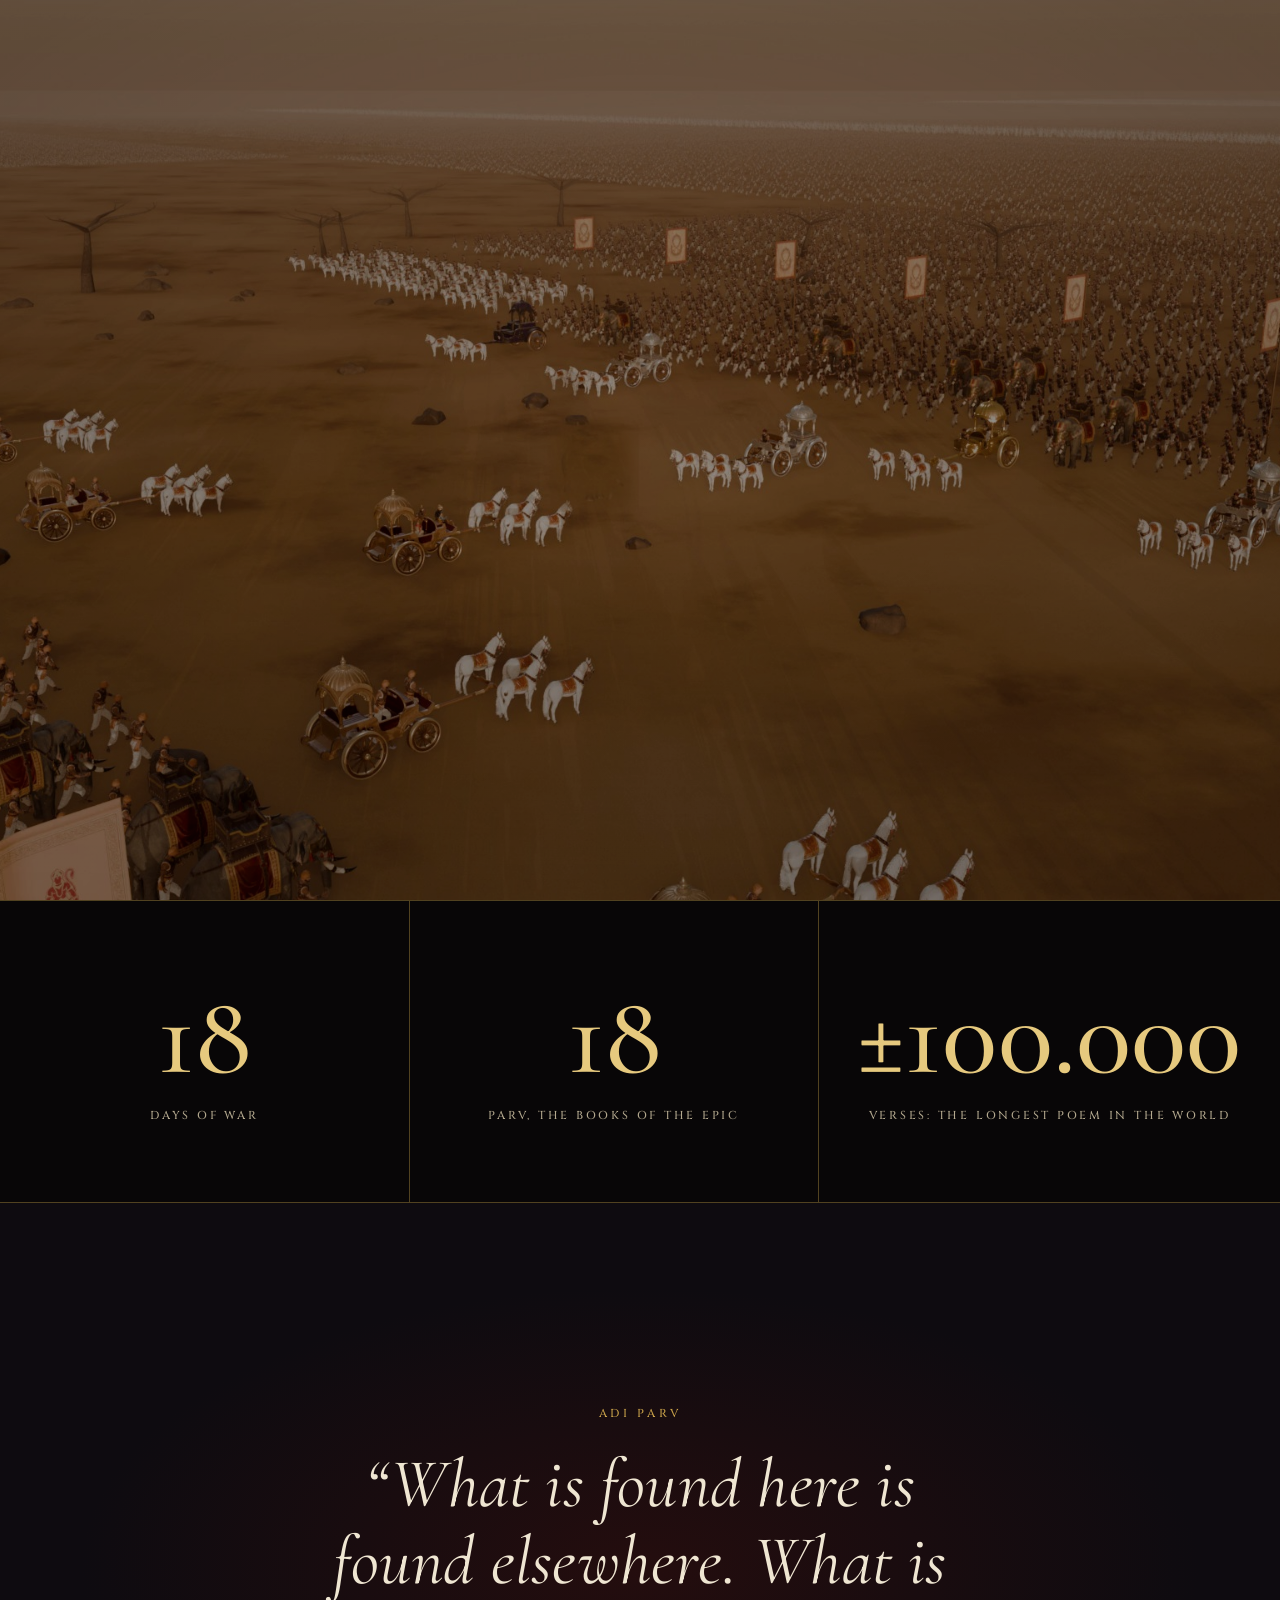
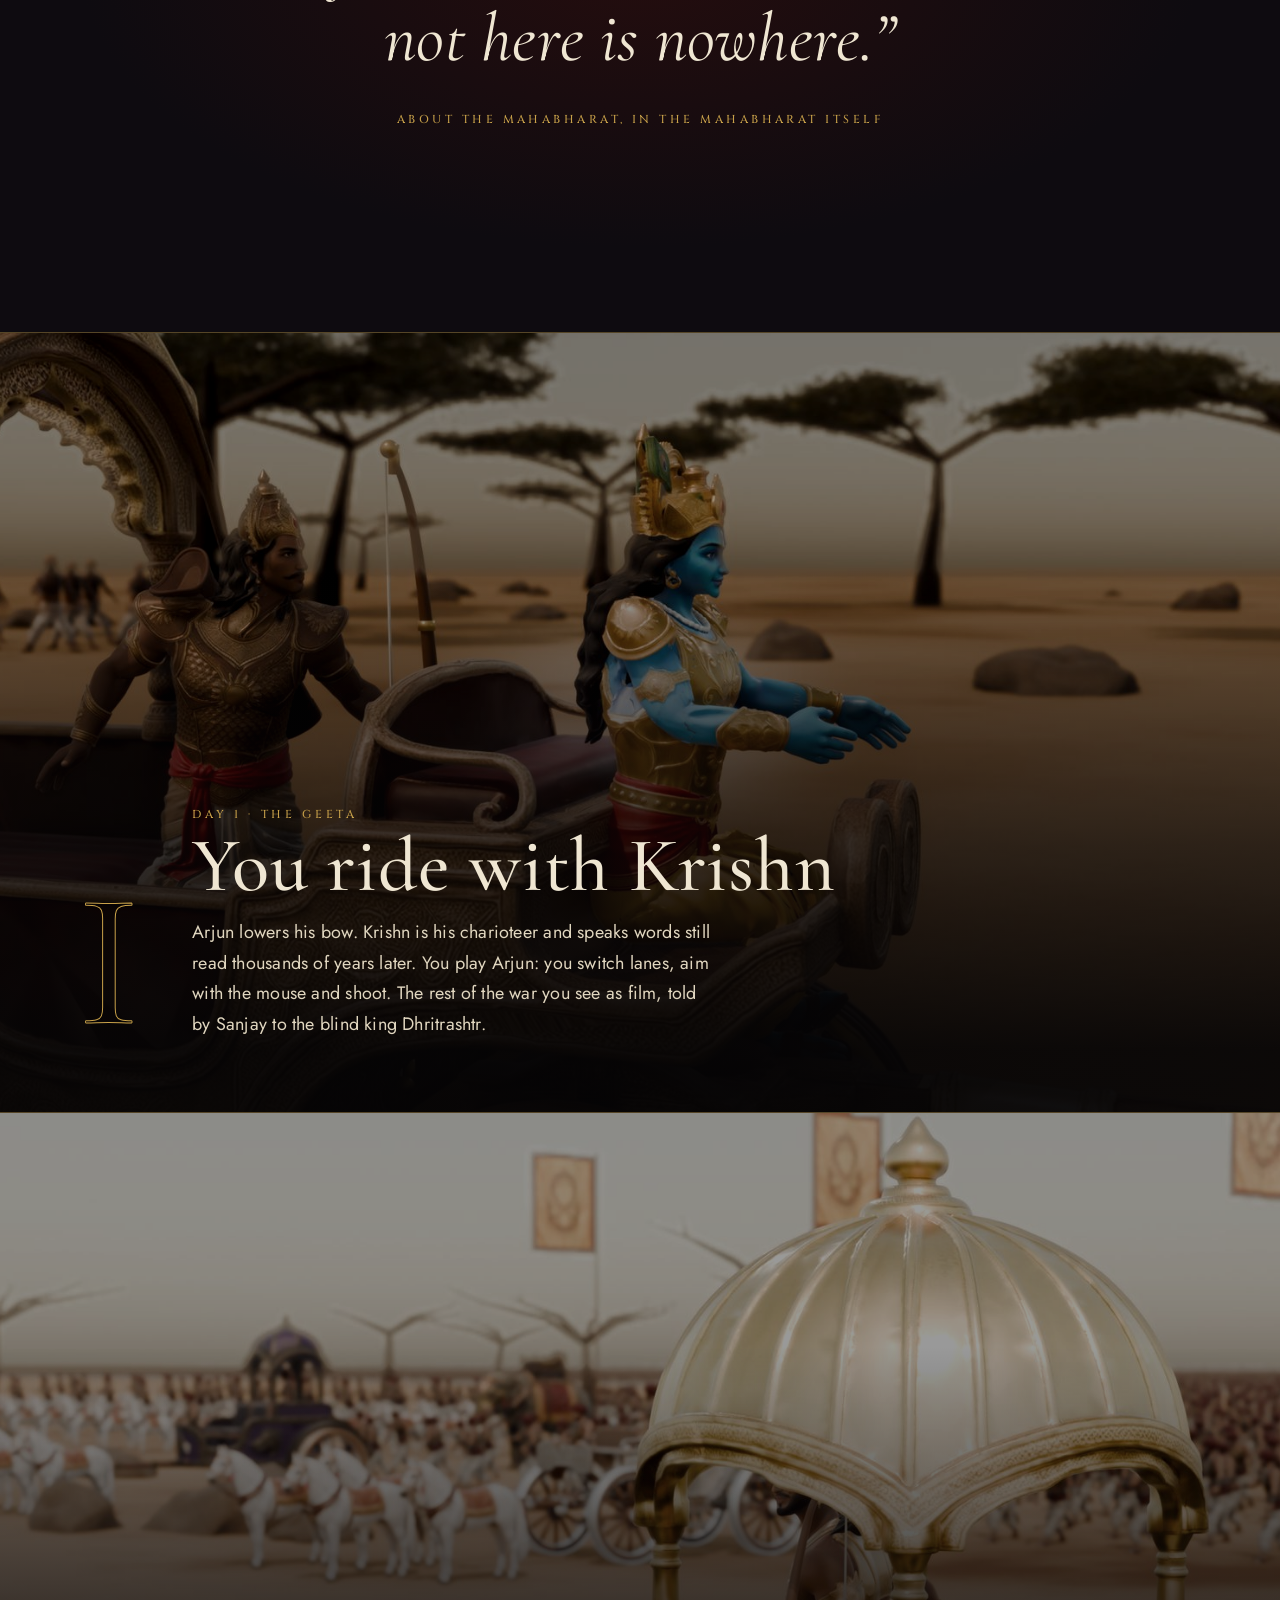
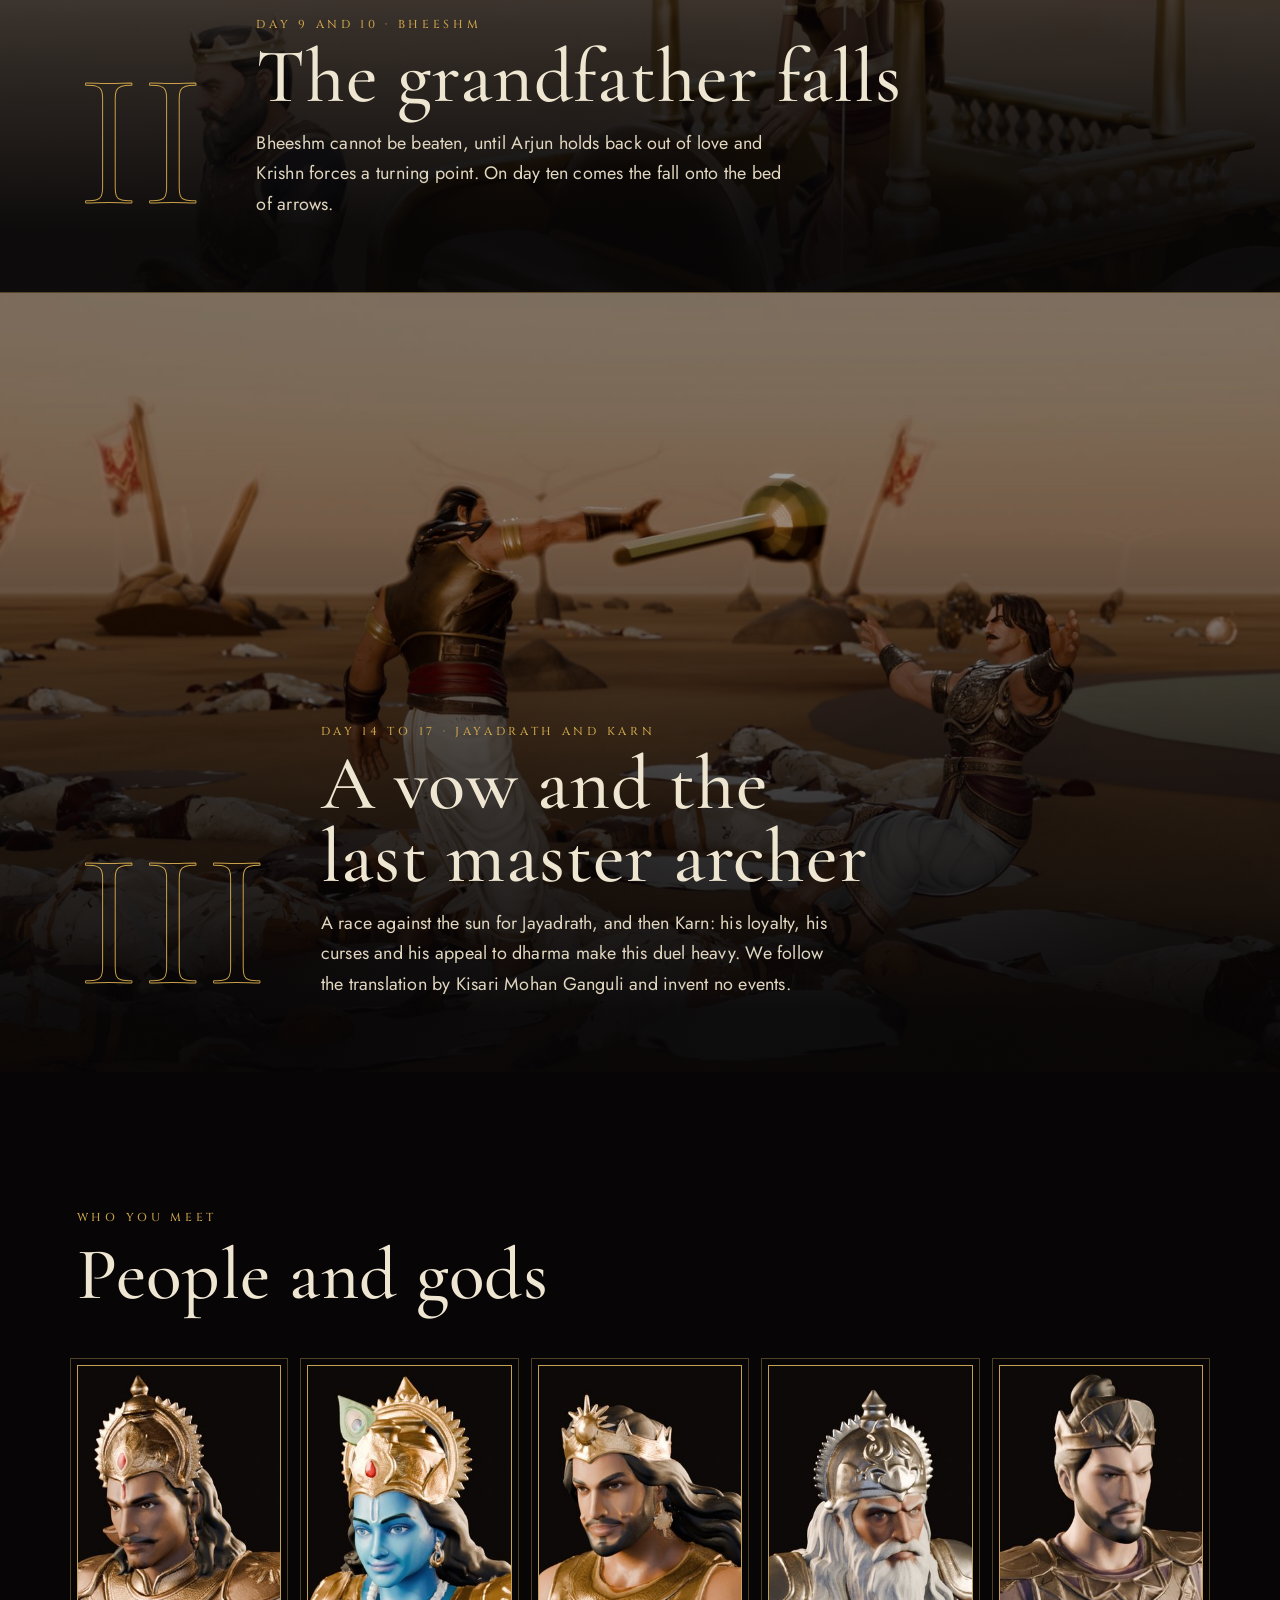
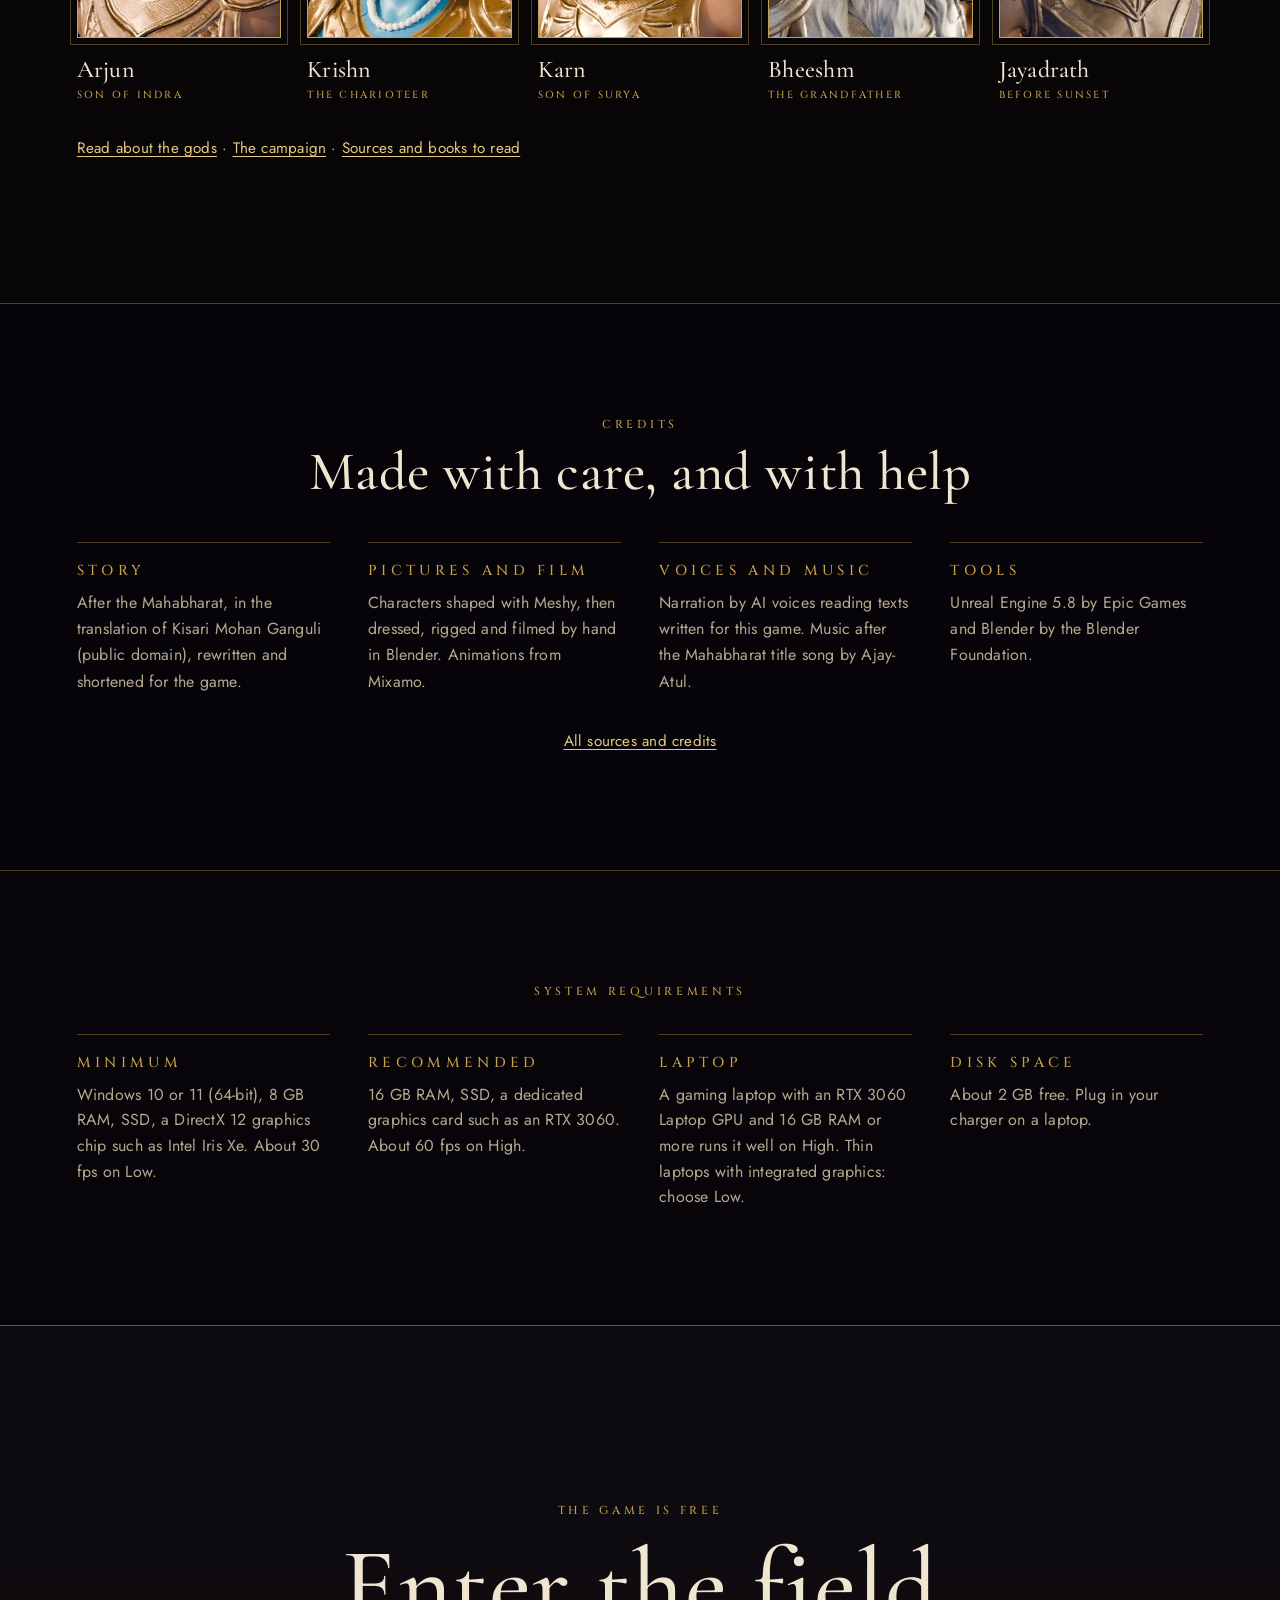
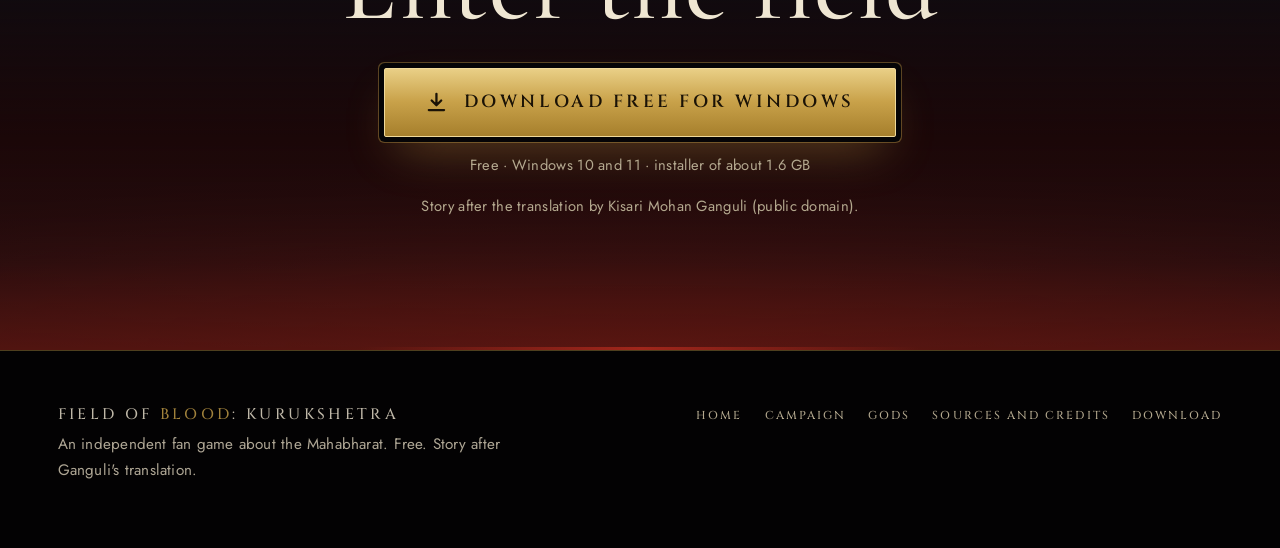
<file: index.html>
<!doctype html>
<html lang="nl" data-title-nl="Field of Blood: Kurukshetra — gratis 3D-game over de Mahabharat" data-title-en="Field of Blood: Kurukshetra — free 3D game about the Mahabharat">
<head>
<meta charset="utf-8">
<meta name="viewport" content="width=device-width,initial-scale=1">
<title>Field of Blood: Kurukshetra — gratis 3D-game over de Mahabharat</title>
<meta name="description" content="Gratis Windows-game over de Mahabharat: rijd als Arjun met Krishn op de strijdwagen en vecht tegen Bheeshm, Jayadrath en Karn.">
<meta property="og:title" content="Field of Blood: Kurukshetra — gratis 3D-game over de Mahabharat">
<meta property="og:description" content="Gratis Windows-game over de Mahabharat: rijd als Arjun met Krishn op de strijdwagen en vecht tegen Bheeshm, Jayadrath en Karn.">
<meta property="og:image" content="assets/img/naga-close.jpg">
<meta name="theme-color" content="#050406">
<link rel="icon" href="favicon.ico?v=2" sizes="any">
<link rel="icon" type="image/png" sizes="32x32" href="assets/favicon-32.png?v=2">
<link rel="icon" type="image/png" sizes="256x256" href="assets/logo-256.png?v=2">
<link rel="apple-touch-icon" href="assets/apple-touch-icon.png?v=2">
<link rel="preconnect" href="https://fonts.googleapis.com">
<link rel="preconnect" href="https://fonts.gstatic.com" crossorigin>
<link href="https://fonts.googleapis.com/css2?family=Cinzel:wght@400;500;600&family=Cormorant+Garamond:ital,wght@0,400;0,500;0,600;1,400;1,500&family=Jost:wght@300;400;500;600&display=swap" rel="stylesheet">
<link rel="stylesheet" href="style.css?v=f975dcad">
</head>
<body class="home">
<header class="bar"><div class="wrap bar-in">
  <a class="brand" href="index.html">Field of <b>Blood</b></a>
  <nav class="menu" id="mainMenu" aria-label="Hoofdmenu"><a href="index.html" aria-current="page" data-en="Home">Home</a><a href="campagne.html" data-en="Campaign">Campagne</a><a href="goden.html" data-en="Gods">Goden</a><a href="credits.html" data-en="Sources and credits">Bronnen en credits</a><a class="btn-top" href="download.html" data-en="Download">Download</a><button class="lang" id="langBtn" aria-label="Switch language">English</button></nav>
  <button class="burger" id="burger" aria-label="Menu" aria-expanded="false" aria-controls="mainMenu"><span></span><span></span><span></span></button>
</div></header>

<header class="h-hero js-seq">
 <video autoplay muted playsinline preload="auto" poster="assets/hero-chariot.jpg" aria-label="Vlucht over de legers van Bheeshm en Arjun op het veld van Kurukshetra"><source src="assets/hero-flyover.mp4" type="video/mp4"></video>
 <div class="h-still" aria-hidden="true"></div>
 <div class="h-hero-in">
  <span class="cap" data-en="A game after the Mahabharat">Een spel naar de Mahabharat</span>
  <h1>Field of Blood<em>Kurukshetra</em></h1>
  <p class="h-lead" data-en="Eighteen days of war. Three great duels. One charioteer.">Achttien dagen oorlog. Drie grote duels. Eén wagenmenner.</p>
  <a class="btn-dl dl" href="https://github.com/KawishG/field-of-blood/releases/latest/download/FieldOfBlood-Setup.exe" download rel="noopener"><svg viewBox="0 0 24 24" fill="none" stroke="currentColor" stroke-width="2.4" stroke-linecap="round" stroke-linejoin="round" aria-hidden="true"><path d="M12 3v12m0 0l-5-5m5 5l5-5M4 20h16"/></svg><span data-en="Download free for Windows">Download gratis voor Windows</span></a>
  <p class="dl-meta"><span data-en="Free · Windows 10 and 11 · installer of about 1.6 GB">Gratis · Windows 10 en 11 · installatieprogramma van ongeveer 1,6 GB</span> <span class="ver">v0.1.0</span></p>
  <p class="h-links"><span data-en="&lt;a href=&quot;campagne.html&quot;&gt;Read the story&lt;/a&gt; · &lt;a href=&quot;download.html&quot;&gt;How do I install it?&lt;/a&gt;"><a href="campagne.html">Lees het verhaal</a> · <a href="download.html">Hoe installeer ik het?</a></span></p>
 </div>
 <script>(function(){document.body.classList.add("js-seq");var h=document.querySelector(".h-hero"),v=h.querySelector("video"),d=false;function go(){if(d)return;d=true;h.classList.add("on");document.body.classList.add("hero-on")}if(!v||/[?&]nointro/.test(location.search)||matchMedia("(prefers-reduced-motion:reduce)").matches){go();if(v){v.removeAttribute("autoplay");v.pause()}}else{v.addEventListener("ended",go);v.addEventListener("error",go);setTimeout(go,9000);var pr=v.play();if(pr&&pr.catch)pr.catch(go)}})();</script>
 <noscript><style>.h-hero.js-seq .h-hero-in>*{opacity:1!important;transform:none!important;filter:none!important}</style></noscript>
</header>

<section class="h-nums"><div><b>18</b><span data-en="days of war">dagen van oorlog</span></div><div><b>18</b><span data-en="parv, the books of the epic">parv, boeken van het epos</span></div><div><b>±100.000</b><span data-en="verses: the longest poem in the world">verzen: het langste gedicht ter wereld</span></div></section>

<section class="h-say">
 <span class="cap">Adi Parv</span>
 <blockquote data-en="“What is found here is found elsewhere. What is not here is nowhere.”">“Wat hier staat, is ook elders te vinden. Wat hier niet staat, is nergens.”</blockquote>
 <cite data-en="About the Mahabharat, in the Mahabharat itself">Over de Mahabharat, in de Mahabharat zelf</cite>
</section>

<section class="h-act"><img src="assets/img/naga-close.jpg" alt="Arjun en Krishn op de strijdwagen" loading="lazy" width="1600" height="900">
 <div class="h-act-t"><div class="h-n" aria-hidden="true">I</div><div><span class="cap" data-en="Day 1 · The Geeta">Dag 1 · De Geeta</span><h2 data-en="You ride with Krishn">Je rijdt met Krishn</h2><p data-en="Arjun lowers his bow. Krishn is his charioteer and speaks words still read thousands of years later. You play Arjun: you switch lanes, aim with the mouse and shoot. The rest of the war you see as film, told by Sanjay to the blind king Dhritrashtr.">Arjun laat zijn boog zakken. Krishn is zijn wagenmenner en spreekt de woorden die duizenden jaren later nog worden gelezen. Jij speelt Arjun: je wisselt van baan, richt met de muis en schiet. De rest van de oorlog zie je als film, verteld door Sanjay aan de blinde koning Dhritrashtr.</p></div></div></section><section class="h-act"><img src="assets/img/karna-canopy.jpg" alt="Het leger van Kurukshetra met koning en strijdwagens" loading="lazy" width="1600" height="900">
 <div class="h-act-t"><div class="h-n" aria-hidden="true">II</div><div><span class="cap" data-en="Day 9 and 10 · Bheeshm">Dag 9 en 10 · Bheeshm</span><h2 data-en="The grandfather falls">De grootvader valt</h2><p data-en="Bheeshm cannot be beaten, until Arjun holds back out of love and Krishn forces a turning point. On day ten comes the fall onto the bed of arrows.">Bheeshm is onverslaanbaar, tot Arjun zich inhoudt uit liefde en Krishn een keerpunt afdwingt. Op dag tien volgt de val op het pijlenbed.</p></div></div></section><section class="h-act"><img src="assets/img/day18-duel.jpg" alt="Bheem en Duryodhan op het slagveld van dag achttien" loading="lazy" width="1600" height="900">
 <div class="h-act-t"><div class="h-n" aria-hidden="true">III</div><div><span class="cap" data-en="Day 14 to 17 · Jayadrath and Karn">Dag 14 tot 17 · Jayadrath en Karn</span><h2 data-en="A vow and the last master archer">Een gelofte en de laatste meesterschutter</h2><p data-en="A race against the sun for Jayadrath, and then Karn: his loyalty, his curses and his appeal to dharma make this duel heavy. We follow the translation by Kisari Mohan Ganguli and invent no events.">Een race tegen de zon voor Jayadrath, en dan Karn: zijn loyaliteit, zijn vloeken en zijn beroep op dharma maken dit duel zwaar. We volgen de vertaling van Kisari Mohan Ganguli en verzinnen geen gebeurtenissen.</p></div></div></section>

<section class="h-cast">
 <span class="cap" data-en="Who you meet">Wie je ontmoet</span>
 <h2 data-en="People and gods">Mensen en goden</h2>
 <div class="h-row"><figure><img src="assets/portraits/arjun.jpg" alt="Arjun" loading="lazy" width="400" height="400"><figcaption>Arjun<small data-en="Son of Indra">Zoon van Indra</small></figcaption></figure><figure><img src="assets/portraits/krishn.jpg" alt="Krishn" loading="lazy" width="400" height="400"><figcaption>Krishn<small data-en="The charioteer">De wagenmenner</small></figcaption></figure><figure><img src="assets/portraits/karn.jpg" alt="Karn" loading="lazy" width="400" height="400"><figcaption>Karn<small data-en="Son of Surya">Zoon van Surya</small></figcaption></figure><figure><img src="assets/portraits/bheeshm.jpg" alt="Bheeshm" loading="lazy" width="400" height="400"><figcaption>Bheeshm<small data-en="The grandfather">De grootvader</small></figcaption></figure><figure><img src="assets/portraits/jayadrath.jpg" alt="Jayadrath" loading="lazy" width="400" height="400"><figcaption>Jayadrath<small data-en="Before sunset">Vóór zonsondergang</small></figcaption></figure></div>
 <p class="h-links" style="margin-top:34px"><span data-en="&lt;a href=&quot;goden.html&quot;&gt;Read about the gods&lt;/a&gt; · &lt;a href=&quot;campagne.html&quot;&gt;The campaign&lt;/a&gt; · &lt;a href=&quot;credits.html&quot;&gt;Sources and books to read&lt;/a&gt;"><a href="goden.html">Lees over de goden</a> · <a href="campagne.html">De campagne</a> · <a href="credits.html">Bronnen en boeken om te lezen</a></span></p>
</section>

<section class="h-credits">
 <span class="cap" data-en="Credits">Credits</span>
 <h2 data-en="Made with care, and with help">Met zorg gemaakt, en met hulp</h2>
 <div class="h-cred-row">
  <div><h3 data-en="Story">Verhaal</h3><p data-en="After the Mahabharat, in the translation of Kisari Mohan Ganguli (public domain), rewritten and shortened for the game.">Naar de Mahabharat, in de vertaling van Kisari Mohan Ganguli (publiek domein), voor het spel herschreven en ingekort.</p></div>
  <div><h3 data-en="Pictures and film">Beeld en film</h3><p data-en="Characters shaped with Meshy, then dressed, rigged and filmed by hand in Blender. Animations from Mixamo.">Personages gevormd met Meshy, daarna met de hand aangekleed, van skelet voorzien en gefilmd in Blender. Animaties van Mixamo.</p></div>
  <div><h3 data-en="Voices and music">Stem en muziek</h3><p data-en="Narration by AI voices reading texts written for this game. Music after the Mahabharat title song by Ajay-Atul.">Verteller-stemmen: AI-stemmen die teksten voorlezen die voor dit spel zijn geschreven. Muziek naar de titelsong van de Mahabharat van Ajay-Atul.</p></div>
  <div><h3 data-en="Tools">Gereedschap</h3><p data-en="Unreal Engine 5.8 by Epic Games and Blender by the Blender Foundation.">Unreal Engine 5.8 van Epic Games en Blender van de Blender Foundation.</p></div>
 </div>
 <p class="h-links" style="margin-top:34px"><a href="credits.html" data-en="All sources and credits">Alle bronnen en credits</a></p>
</section>

<section class="h-specs">
 <span class="cap" data-en="System requirements">Systeemeisen</span>
 <div class="h-spec-row">
  <div><h3 data-en="Minimum">Minimaal</h3><p data-en="Windows 10 or 11 (64-bit), 8 GB RAM, SSD, a DirectX 12 graphics chip such as Intel Iris Xe. About 30 fps on Low.">Windows 10 of 11 (64-bit), 8 GB RAM, SSD, DirectX 12-videochip zoals Intel Iris Xe. Ongeveer 30 fps op Laag.</p></div>
  <div><h3 data-en="Recommended">Aanbevolen</h3><p data-en="16 GB RAM, SSD, a dedicated graphics card such as an RTX 3060. About 60 fps on High.">16 GB RAM, SSD, een aparte videokaart zoals een RTX 3060. Ongeveer 60 fps op Hoog.</p></div>
  <div><h3 data-en="Laptop">Laptop</h3><p data-en="A gaming laptop with an RTX 3060 Laptop GPU and 16 GB RAM or more runs it well on High. Thin laptops with integrated graphics: choose Low.">Een gaminglaptop met een RTX 3060 Laptop-GPU en 16 GB RAM of meer draait het goed op Hoog. Dunne laptops met geïntegreerde graphics: kies Laag.</p></div>
  <div><h3 data-en="Disk space">Schijfruimte</h3><p data-en="About 2 GB free. Plug in your charger on a laptop.">Ongeveer 2 GB vrij. Zet bij een laptop de lader erin.</p></div>
 </div>
</section>

<section class="h-end">
 <span class="cap" data-en="The game is free">Het spel is gratis</span>
 <h2 data-en="Enter the field">Betreed het veld</h2>
 <a class="btn-dl dl" href="https://github.com/KawishG/field-of-blood/releases/latest/download/FieldOfBlood-Setup.exe" download rel="noopener"><svg viewBox="0 0 24 24" fill="none" stroke="currentColor" stroke-width="2.4" stroke-linecap="round" stroke-linejoin="round" aria-hidden="true"><path d="M12 3v12m0 0l-5-5m5 5l5-5M4 20h16"/></svg><span data-en="Download free for Windows">Download gratis voor Windows</span></a>
 <p class="dl-meta"><span data-en="Free · Windows 10 and 11 · installer of about 1.6 GB">Gratis · Windows 10 en 11 · installatieprogramma van ongeveer 1,6 GB</span></p>
 <p class="dl-meta"><span data-en="Story after the translation by Kisari Mohan Ganguli (public domain).">Verhaal naar de vertaling van Kisari Mohan Ganguli (publiek domein).</span></p>
</section>

<footer><div class="wrap foot">
  <div><p class="brand" style="margin-bottom:10px">Field of <b>Blood</b>: Kurukshetra</p>
  <p data-en="An independent fan game about the Mahabharat. Free. Story after Ganguli&#x27;s translation.">Een onafhankelijke fan-game over de Mahabharat. Gratis. Verhaal naar de vertaling van Ganguli.</p></div>
  <nav aria-label="Voettekst"><a href="index.html" data-en="Home">Home</a><a href="campagne.html" data-en="Campaign">Campagne</a><a href="goden.html" data-en="Gods">Goden</a><a href="credits.html" data-en="Sources and credits">Bronnen en credits</a><a href="download.html">Download</a></nav>
</div></footer>
<script src="site.js?v=0d0b0768"></script>
</body>
</html>
</file>
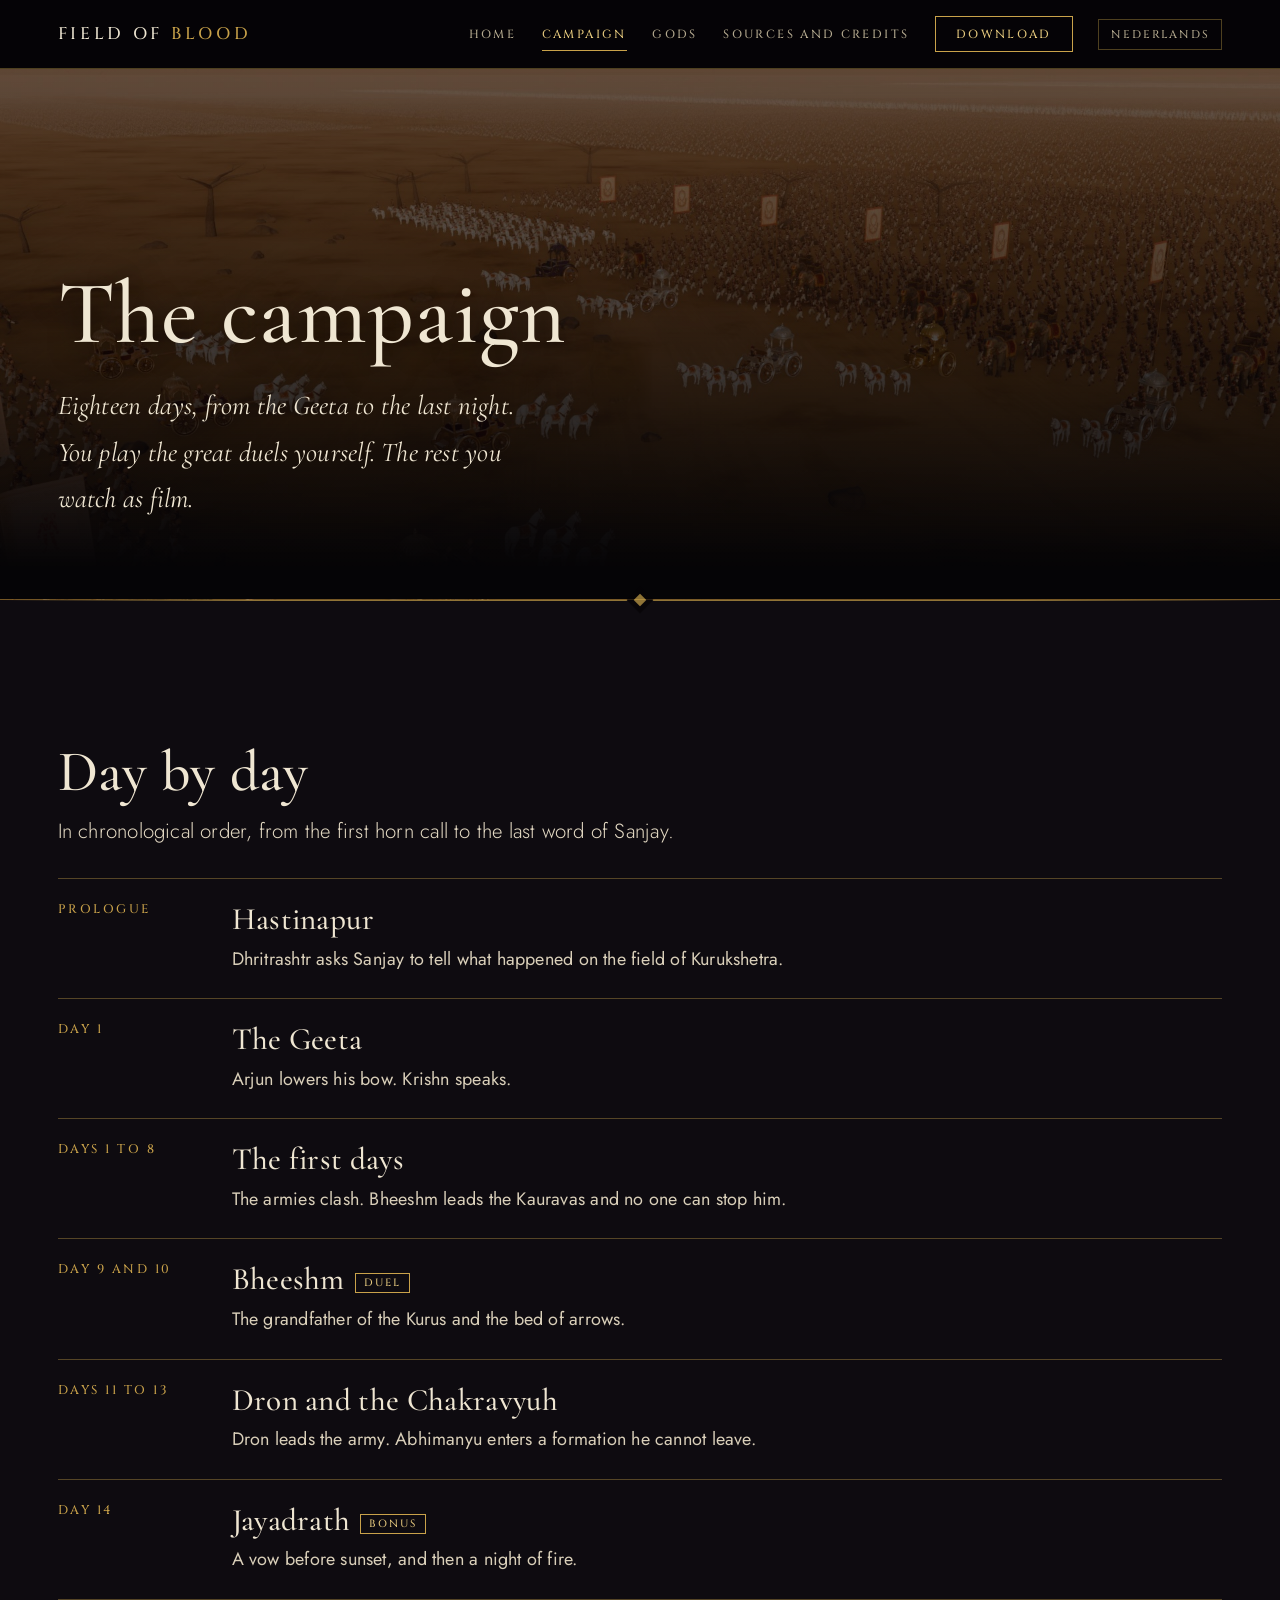
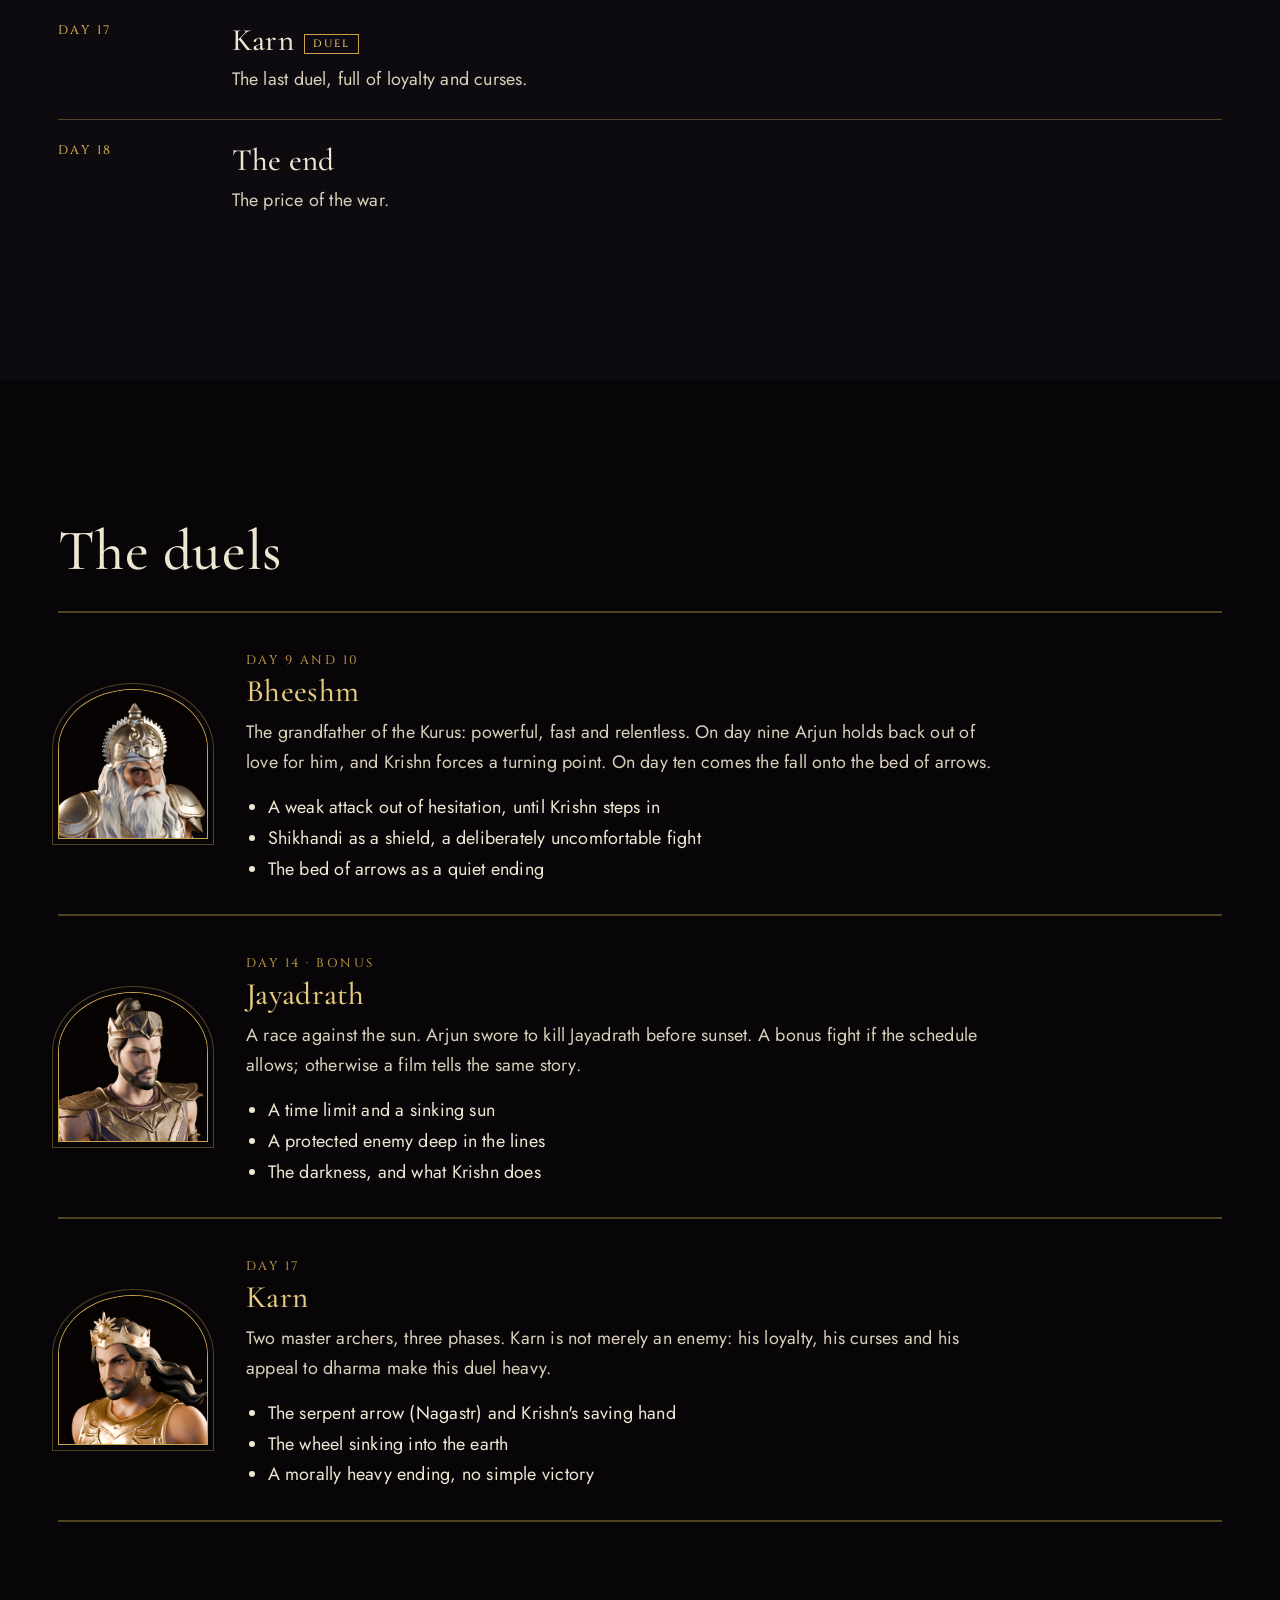
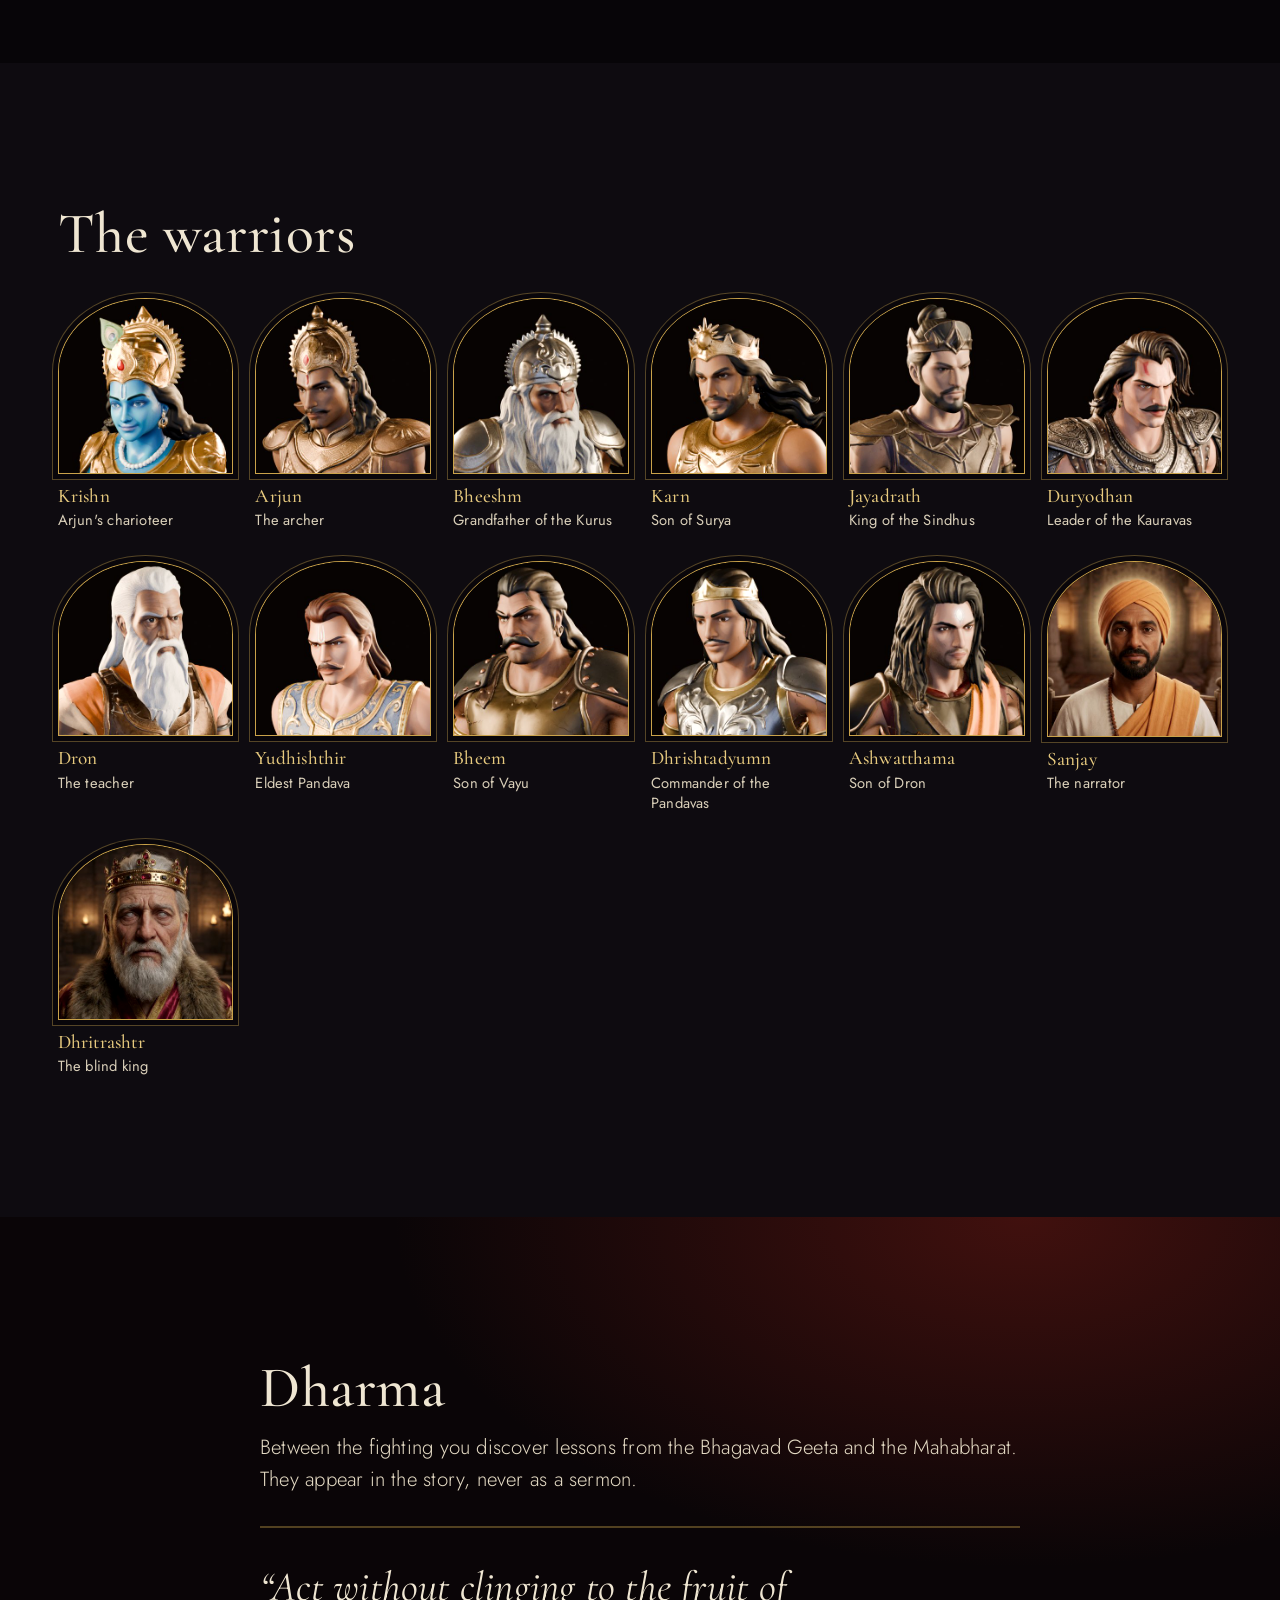
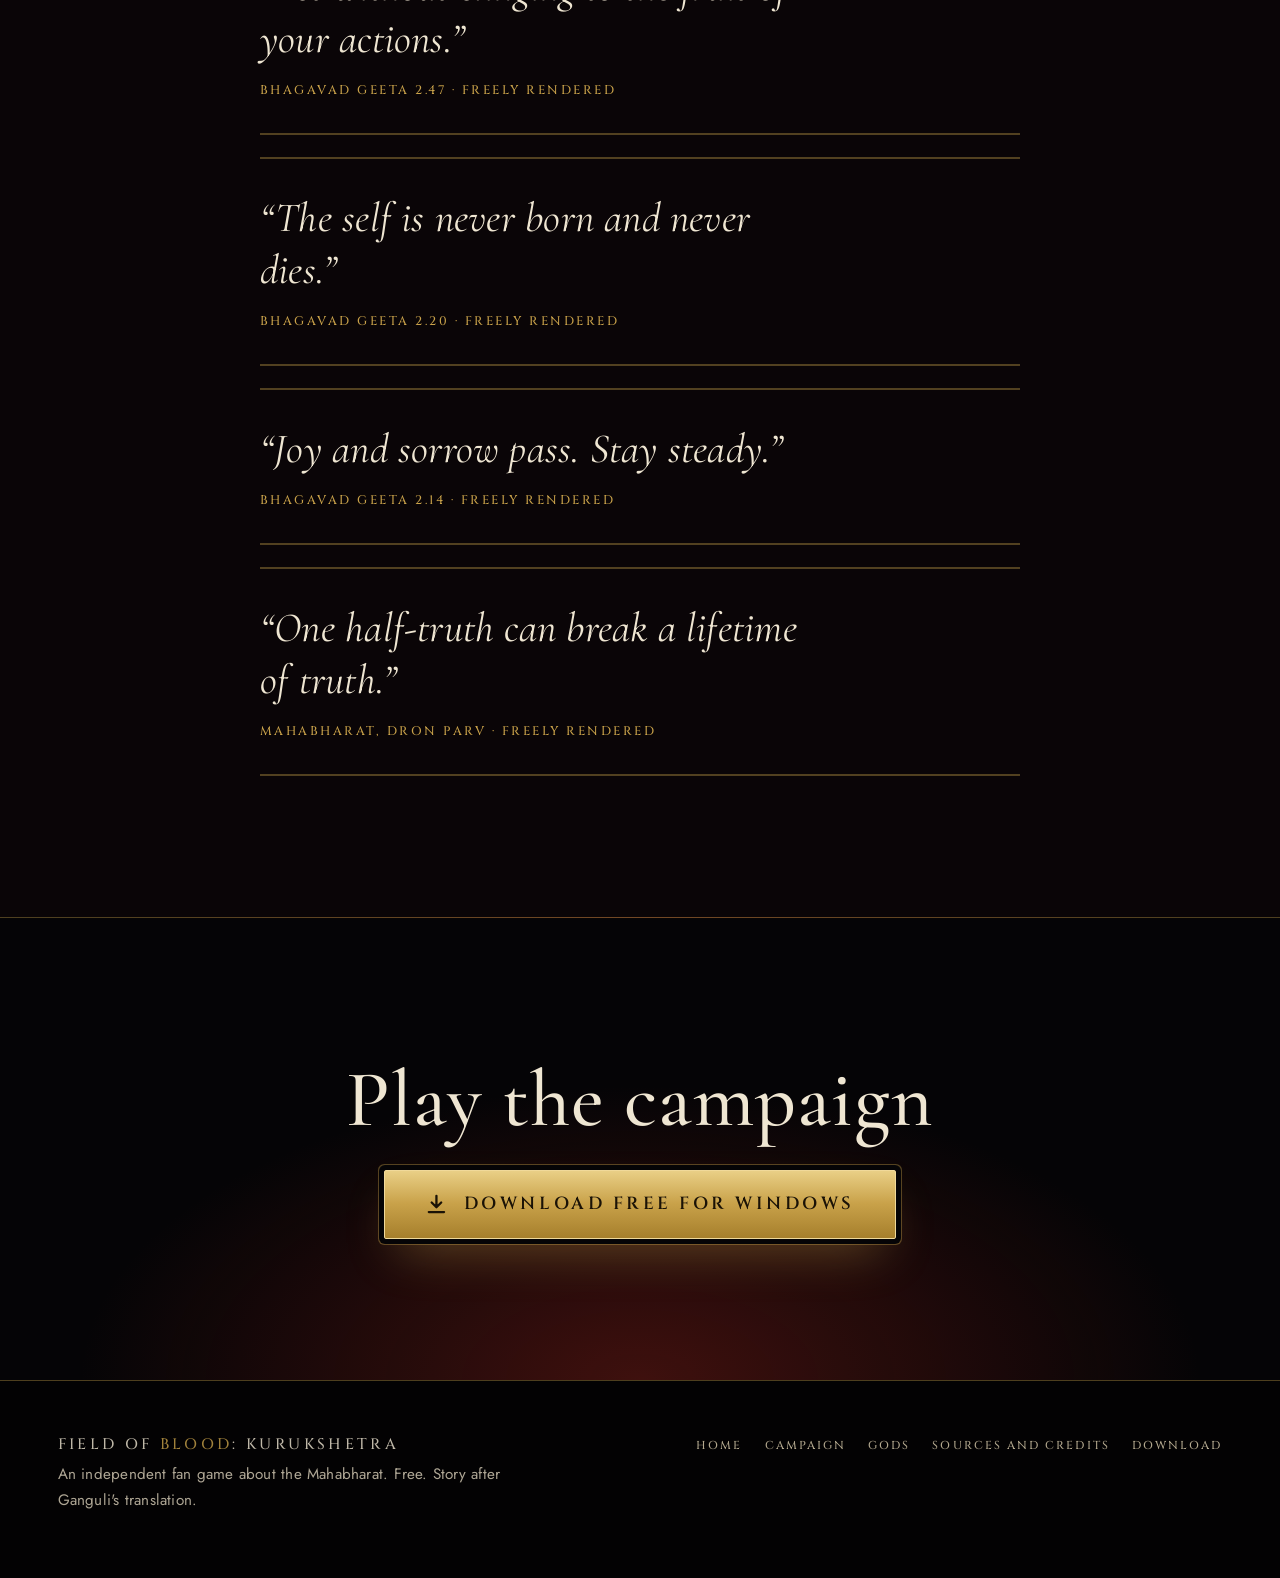
<file: campagne.html>
<!doctype html>
<html lang="nl" data-title-nl="De campagne — Field of Blood: Kurukshetra" data-title-en="The campaign — Field of Blood: Kurukshetra">
<head>
<meta charset="utf-8">
<meta name="viewport" content="width=device-width,initial-scale=1">
<title>De campagne — Field of Blood: Kurukshetra</title>
<meta name="description" content="De campagne van Field of Blood: Kurukshetra: achttien dagen oorlog, drie grote duels en de krijgers van de Mahabharat.">
<meta property="og:title" content="De campagne — Field of Blood: Kurukshetra">
<meta property="og:description" content="De campagne van Field of Blood: Kurukshetra: achttien dagen oorlog, drie grote duels en de krijgers van de Mahabharat.">
<meta property="og:image" content="assets/img/naga-close.jpg">
<meta name="theme-color" content="#050406">
<link rel="icon" href="favicon.ico?v=2" sizes="any">
<link rel="icon" type="image/png" sizes="32x32" href="assets/favicon-32.png?v=2">
<link rel="icon" type="image/png" sizes="256x256" href="assets/logo-256.png?v=2">
<link rel="apple-touch-icon" href="assets/apple-touch-icon.png?v=2">
<link rel="preconnect" href="https://fonts.googleapis.com">
<link rel="preconnect" href="https://fonts.gstatic.com" crossorigin>
<link href="https://fonts.googleapis.com/css2?family=Cinzel:wght@400;500;600&family=Cormorant+Garamond:ital,wght@0,400;0,500;0,600;1,400;1,500&family=Jost:wght@300;400;500;600&display=swap" rel="stylesheet">
<link rel="stylesheet" href="style.css?v=f975dcad">
</head>
<body class="sub">
<header class="bar"><div class="wrap bar-in">
  <a class="brand" href="index.html">Field of <b>Blood</b></a>
  <nav class="menu" id="mainMenu" aria-label="Hoofdmenu"><a href="index.html" data-en="Home">Home</a><a href="campagne.html" aria-current="page" data-en="Campaign">Campagne</a><a href="goden.html" data-en="Gods">Goden</a><a href="credits.html" data-en="Sources and credits">Bronnen en credits</a><a class="btn-top" href="download.html" data-en="Download">Download</a><button class="lang" id="langBtn" aria-label="Switch language">English</button></nav>
  <button class="burger" id="burger" aria-label="Menu" aria-expanded="false" aria-controls="mainMenu"><span></span><span></span><span></span></button>
</div></header>

<div class="phead" style="--bg:url(assets/hero-chariot.jpg)"><div class="wrap">
 <h1 data-en="The campaign">De campagne</h1>
 <p data-en="Eighteen days, from the Geeta to the last night. You play the great duels yourself. The rest you watch as film.">Achttien dagen, van de Geeta tot de laatste nacht. De grote duels speel je zelf. De rest zie je als film.</p>
</div></div>
<div class="band" style="--c:var(--red)"></div>

<section class="s-lapis" id="campagne"><div class="wrap">
 <h2 data-en="Day by day">Dag voor dag</h2>
 <p class="lead" style="margin:14px 0 30px" data-en="In chronological order, from the first horn call to the last word of Sanjay.">In chronologische volgorde, van het eerste hoornsignaal tot het laatste woord van Sanjay.</p>
 <ol class="days"><li><span class="d" data-en="Prologue">Proloog</span><div><h3><span data-en="Hastinapur">Hastinapur</span></h3><p data-en="Dhritrashtr asks Sanjay to tell what happened on the field of Kurukshetra.">Dhritrashtr vraagt Sanjay te vertellen wat er op het veld van Kurukshetra gebeurde.</p></div></li><li><span class="d" data-en="Day 1">Dag 1</span><div><h3><span data-en="The Geeta">De Geeta</span></h3><p data-en="Arjun lowers his bow. Krishn speaks.">Arjun laat zijn boog zakken. Krishn spreekt.</p></div></li><li><span class="d" data-en="Days 1 to 8">Dag 1 tot 8</span><div><h3><span data-en="The first days">De eerste dagen</span></h3><p data-en="The armies clash. Bheeshm leads the Kauravas and no one can stop him.">De legers botsen. Bheeshm leidt de Kaurava's en niemand kan hem tegenhouden.</p></div></li><li><span class="d" data-en="Day 9 and 10">Dag 9 en 10</span><div><h3><span data-en="Bheeshm">Bheeshm</span><span class="tag" data-en="Duel">Duel</span></h3><p data-en="The grandfather of the Kurus and the bed of arrows.">De grootvader van de Kuru's en het pijlenbed.</p></div></li><li><span class="d" data-en="Days 11 to 13">Dag 11 tot 13</span><div><h3><span data-en="Dron and the Chakravyuh">Dron en de Chakravyuh</span></h3><p data-en="Dron leads the army. Abhimanyu enters a formation he cannot leave.">Dron voert het leger aan. Abhimanyu betreedt een formatie waar hij niet uit komt.</p></div></li><li><span class="d" data-en="Day 14">Dag 14</span><div><h3><span data-en="Jayadrath">Jayadrath</span><span class="tag" data-en="Bonus">Bonus</span></h3><p data-en="A vow before sunset, and then a night of fire.">Een gelofte voor zonsondergang, en daarna een nacht van vuur.</p></div></li><li><span class="d" data-en="Day 17">Dag 17</span><div><h3><span data-en="Karn">Karn</span><span class="tag" data-en="Duel">Duel</span></h3><p data-en="The last duel, full of loyalty and curses.">Het laatste duel, vol loyaliteit en vloeken.</p></div></li><li><span class="d" data-en="Day 18">Dag 18</span><div><h3><span data-en="The end">Het einde</span></h3><p data-en="The price of the war.">De prijs van de oorlog.</p></div></li></ol>
</div></section>

<section class="s-deep" id="duels"><div class="wrap">
 <h2 data-en="The duels">De duels</h2>
 <div style="margin-top:30px"><div class="duel"><div class="arch"><img src="assets/portraits/bheeshm.jpg" alt="Bheeshm" loading="lazy" width="400" height="400"></div><div><span class="day" data-en="Day 9 and 10">Dag 9 en 10</span><h3>Bheeshm</h3><p data-en="The grandfather of the Kurus: powerful, fast and relentless. On day nine Arjun holds back out of love for him, and Krishn forces a turning point. On day ten comes the fall onto the bed of arrows.">De grootvader van de Kuru's: krachtig, snel en onverbiddelijk. Op dag negen houdt Arjun zich in uit liefde voor hem, en Krishn dwingt een keerpunt af. Op dag tien volgt de val op het pijlenbed.</p><ul style="margin:.8em 0 0 1.2em"><li data-en="A weak attack out of hesitation, until Krishn steps in">Zwakke aanval door aarzeling, tot Krishn ingrijpt</li><li data-en="Shikhandi as a shield, a deliberately uncomfortable fight">Shikhandi als schild, een bewust ongemakkelijk gevecht</li><li data-en="The bed of arrows as a quiet ending">Het pijlenbed als stille afsluiting</li></ul></div></div>
<div class="duel"><div class="arch"><img src="assets/portraits/jayadrath.jpg" alt="Jayadrath" loading="lazy" width="400" height="400"></div><div><span class="day" data-en="Day 14 · bonus">Dag 14 · bonus</span><h3>Jayadrath</h3><p data-en="A race against the sun. Arjun swore to kill Jayadrath before sunset. A bonus fight if the schedule allows; otherwise a film tells the same story.">Een race tegen de zon. Arjun zwoer Jayadrath te doden vóór zonsondergang. Een bonusgevecht als de planning het toelaat; anders vertelt een film hetzelfde verhaal.</p><ul style="margin:.8em 0 0 1.2em"><li data-en="A time limit and a sinking sun">Een tijdslimiet en een dalende zon</li><li data-en="A protected enemy deep in the lines">Een beschermde vijand diep in de linies</li><li data-en="The darkness, and what Krishn does">Het duister, en wat Krishn doet</li></ul></div></div>
<div class="duel"><div class="arch"><img src="assets/portraits/karn.jpg" alt="Karn" loading="lazy" width="400" height="400"></div><div><span class="day" data-en="Day 17">Dag 17</span><h3>Karn</h3><p data-en="Two master archers, three phases. Karn is not merely an enemy: his loyalty, his curses and his appeal to dharma make this duel heavy.">Twee meesterschutters, drie fases. Karn is niet slechts een vijand: zijn loyaliteit, zijn vloeken en zijn beroep op dharma maken dit duel zwaar.</p><ul style="margin:.8em 0 0 1.2em"><li data-en="The serpent arrow (Nagastr) and Krishn&#x27;s saving hand">De slangenpijl (Nagastr) en Krishn's reddende ingreep</li><li data-en="The wheel sinking into the earth">Het wiel dat wegzakt in de aarde</li><li data-en="A morally heavy ending, no simple victory">Een moreel zwaar einde, geen eenvoudige overwinning</li></ul></div></div></div>
</div></section>

<section class="s-lapis" id="krijgers"><div class="wrap">
 <h2 data-en="The warriors">De krijgers</h2>
 <div class="faces" style="margin-top:34px"><div class="face"><div class="arch"><img src="assets/portraits/krishn.jpg" alt="Krishn" loading="lazy" width="400" height="400"></div><h3>Krishn</h3><p data-en="Arjun&#x27;s charioteer">Wagenmenner van Arjun</p></div><div class="face"><div class="arch"><img src="assets/portraits/arjun.jpg" alt="Arjun" loading="lazy" width="400" height="400"></div><h3>Arjun</h3><p data-en="The archer">De boogschutter</p></div><div class="face"><div class="arch"><img src="assets/portraits/bheeshm.jpg" alt="Bheeshm" loading="lazy" width="400" height="400"></div><h3>Bheeshm</h3><p data-en="Grandfather of the Kurus">Grootvader van de Kuru's</p></div><div class="face"><div class="arch"><img src="assets/portraits/karn.jpg" alt="Karn" loading="lazy" width="400" height="400"></div><h3>Karn</h3><p data-en="Son of Surya">Zoon van Surya</p></div><div class="face"><div class="arch"><img src="assets/portraits/jayadrath.jpg" alt="Jayadrath" loading="lazy" width="400" height="400"></div><h3>Jayadrath</h3><p data-en="King of the Sindhus">Koning van de Sindhu's</p></div><div class="face"><div class="arch"><img src="assets/portraits/duryodhan.jpg" alt="Duryodhan" loading="lazy" width="400" height="400"></div><h3>Duryodhan</h3><p data-en="Leader of the Kauravas">Aanvoerder van de Kaurava's</p></div><div class="face"><div class="arch"><img src="assets/portraits/dron.jpg" alt="Dron" loading="lazy" width="400" height="400"></div><h3>Dron</h3><p data-en="The teacher">Leermeester</p></div><div class="face"><div class="arch"><img src="assets/portraits/yudhishthir.jpg" alt="Yudhishthir" loading="lazy" width="400" height="400"></div><h3>Yudhishthir</h3><p data-en="Eldest Pandava">Oudste Pandava</p></div><div class="face"><div class="arch"><img src="assets/portraits/bheem.jpg" alt="Bheem" loading="lazy" width="400" height="400"></div><h3>Bheem</h3><p data-en="Son of Vayu">Zoon van Vayu</p></div><div class="face"><div class="arch"><img src="assets/portraits/dhrishtadyumn.jpg" alt="Dhrishtadyumn" loading="lazy" width="400" height="400"></div><h3>Dhrishtadyumn</h3><p data-en="Commander of the Pandavas">Veldheer van de Pandava's</p></div><div class="face"><div class="arch"><img src="assets/portraits/ashwatthama.jpg" alt="Ashwatthama" loading="lazy" width="400" height="400"></div><h3>Ashwatthama</h3><p data-en="Son of Dron">Zoon van Dron</p></div><div class="face"><div class="arch"><img src="assets/portraits/sanjay.jpg" alt="Sanjay" loading="lazy" width="400" height="400"></div><h3>Sanjay</h3><p data-en="The narrator">De verteller</p></div><div class="face"><div class="arch"><img src="assets/portraits/dhritrashtr.jpg" alt="Dhritrashtr" loading="lazy" width="400" height="400"></div><h3>Dhritrashtr</h3><p data-en="The blind king">De blinde koning</p></div></div>
</div></section>

<section class="s-red" id="dharma"><div class="narrow">
 <h2 data-en="Dharma">Dharma</h2>
 <p class="lead" style="margin:14px 0 30px" data-en="Between the fighting you discover lessons from the Bhagavad Geeta and the Mahabharat. They appear in the story, never as a sermon.">Tussen de strijd door ontdek je lessen uit de Bhagavad Geeta en de Mahabharat. Ze verschijnen in het verhaal, nooit als preek.</p>
 <div class="quote"><blockquote data-en="“Act without clinging to the fruit of your actions.”">“Handel zonder te hechten aan de vrucht van je daden.”</blockquote><cite>Bhagavad Geeta 2.47 <span data-en="· freely rendered">· vrij weergegeven</span></cite></div><div class="quote" style="margin-top:22px"><blockquote data-en="“The self is never born and never dies.”">“Het zelf wordt niet geboren en sterft niet.”</blockquote><cite>Bhagavad Geeta 2.20 <span data-en="· freely rendered">· vrij weergegeven</span></cite></div><div class="quote" style="margin-top:22px"><blockquote data-en="“Joy and sorrow pass. Stay steady.”">“Vreugde en verdriet gaan voorbij. Blijf standvastig.”</blockquote><cite>Bhagavad Geeta 2.14 <span data-en="· freely rendered">· vrij weergegeven</span></cite></div><div class="quote" style="margin-top:22px"><blockquote data-en="“One half-truth can break a lifetime of truth.”">“Een halve waarheid kan een leven van waarheid breken.”</blockquote><cite>Mahabharat, Dron Parv <span data-en="· freely rendered">· vrij weergegeven</span></cite></div>
</div></section>

<section class="final"><div class="wrap">
 <h2 data-en="Play the campaign">Speel de campagne</h2>
 <a class="btn-dl dl" href="https://github.com/KawishG/field-of-blood/releases/latest/download/FieldOfBlood-Setup.exe" download rel="noopener"><svg viewBox="0 0 24 24" fill="none" stroke="currentColor" stroke-width="2.4" stroke-linecap="round" stroke-linejoin="round" aria-hidden="true"><path d="M12 3v12m0 0l-5-5m5 5l5-5M4 20h16"/></svg><span data-en="Download free for Windows">Download gratis voor Windows</span></a>
</div></section>

<footer><div class="wrap foot">
  <div><p class="brand" style="margin-bottom:10px">Field of <b>Blood</b>: Kurukshetra</p>
  <p data-en="An independent fan game about the Mahabharat. Free. Story after Ganguli&#x27;s translation.">Een onafhankelijke fan-game over de Mahabharat. Gratis. Verhaal naar de vertaling van Ganguli.</p></div>
  <nav aria-label="Voettekst"><a href="index.html" data-en="Home">Home</a><a href="campagne.html" data-en="Campaign">Campagne</a><a href="goden.html" data-en="Gods">Goden</a><a href="credits.html" data-en="Sources and credits">Bronnen en credits</a><a href="download.html">Download</a></nav>
</div></footer>
<script src="site.js?v=0d0b0768"></script>
</body>
</html>
</file>
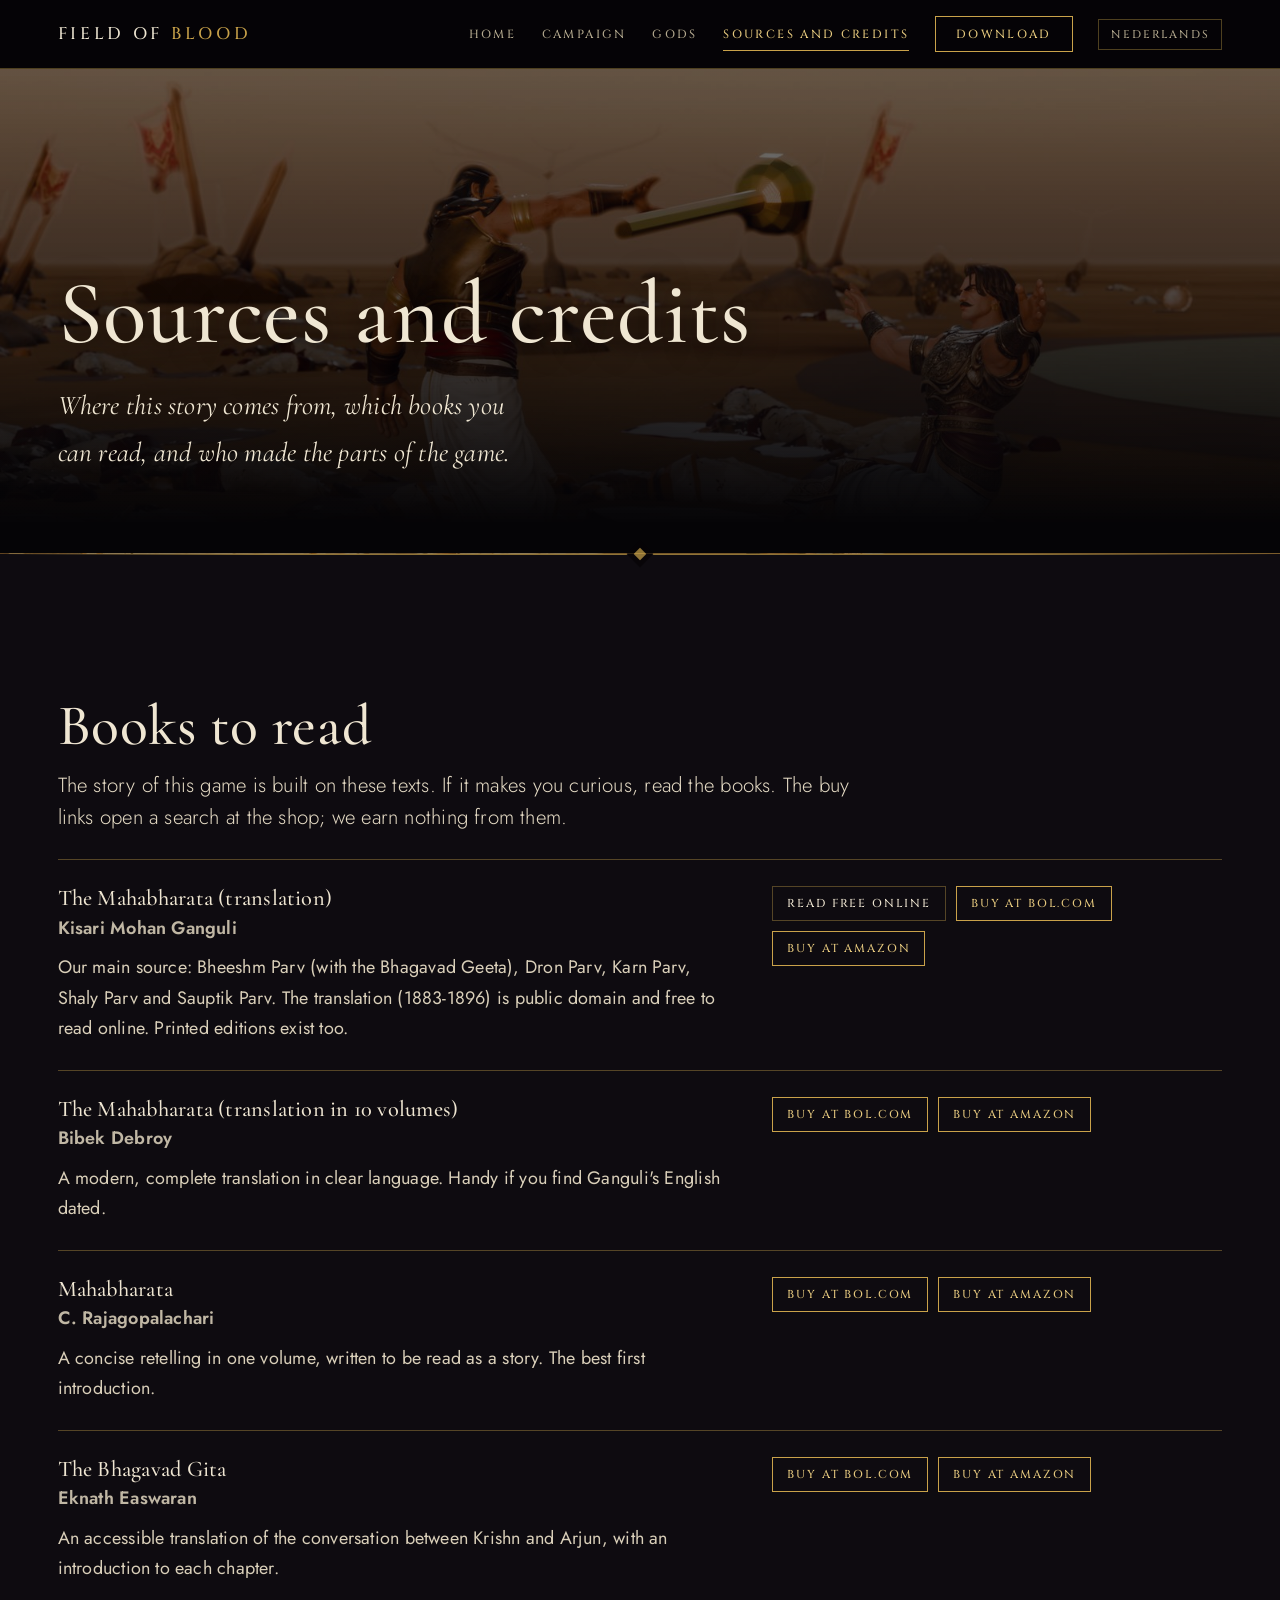
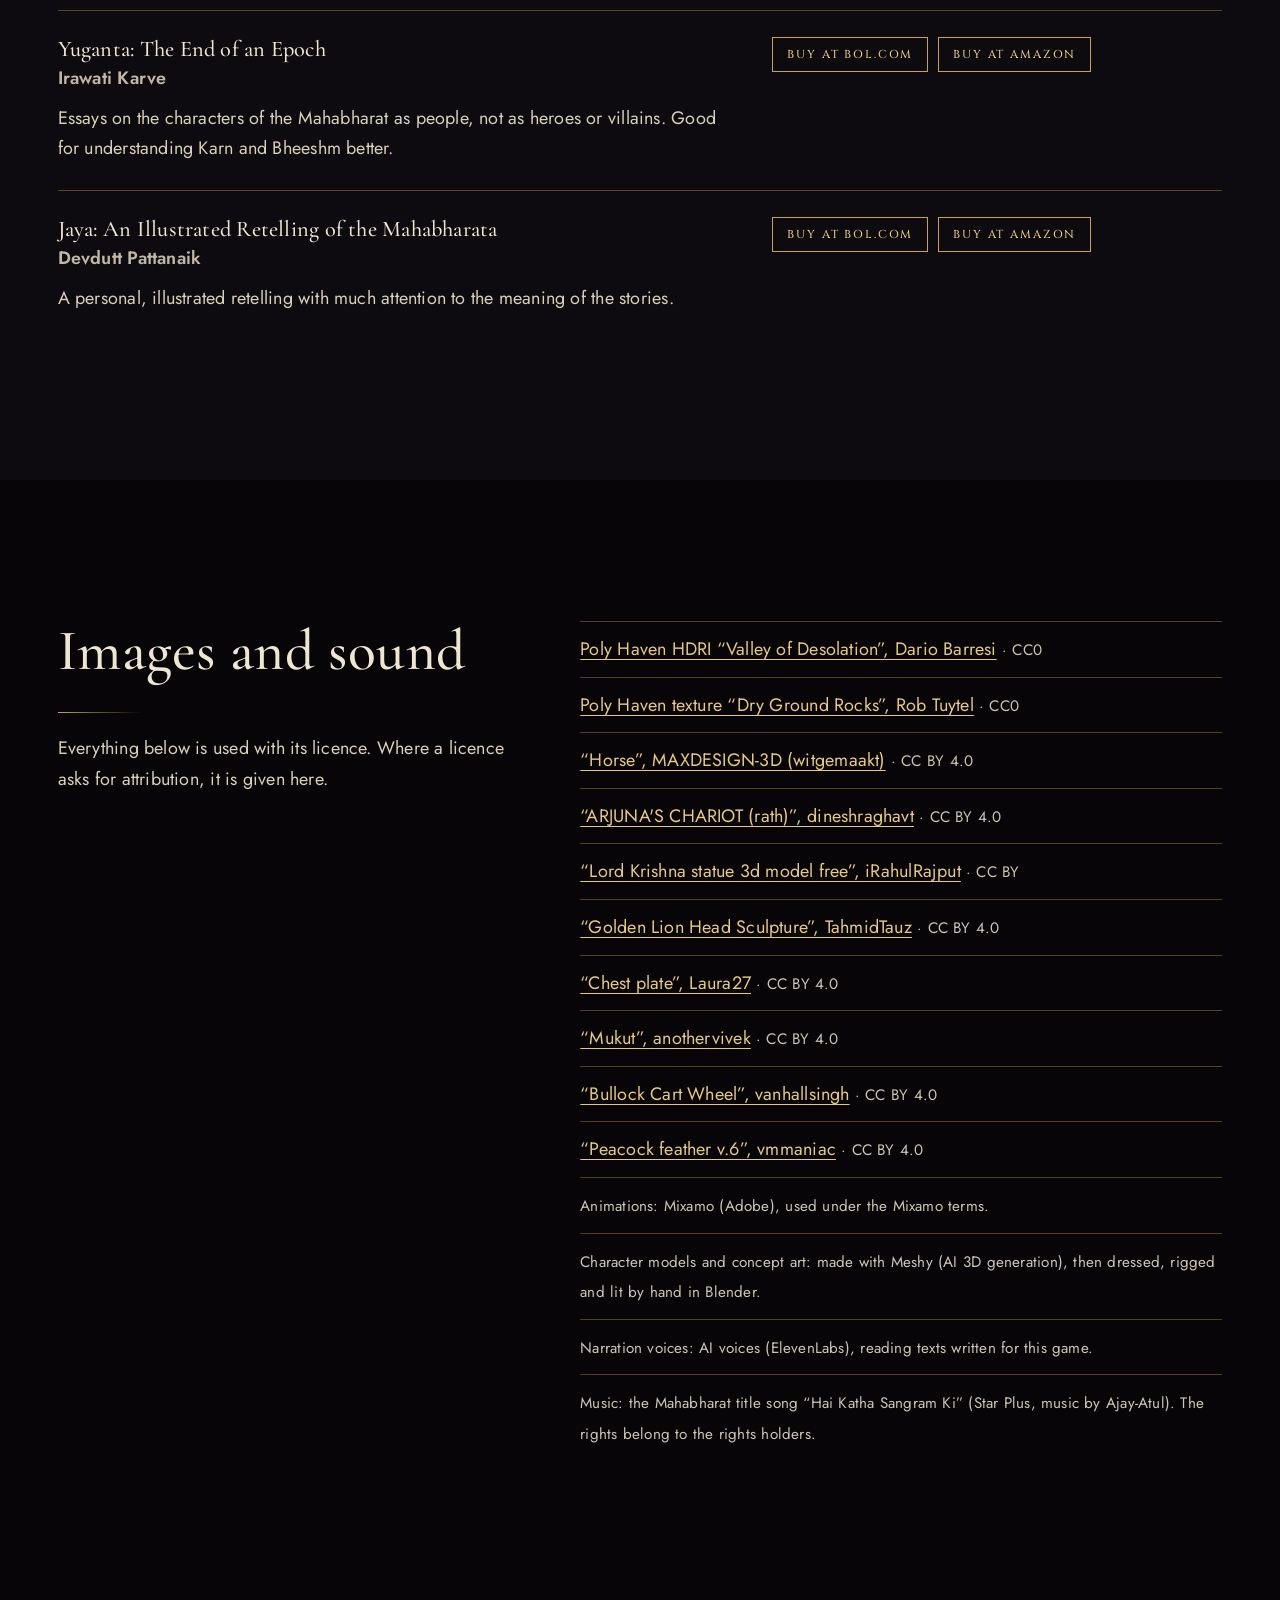
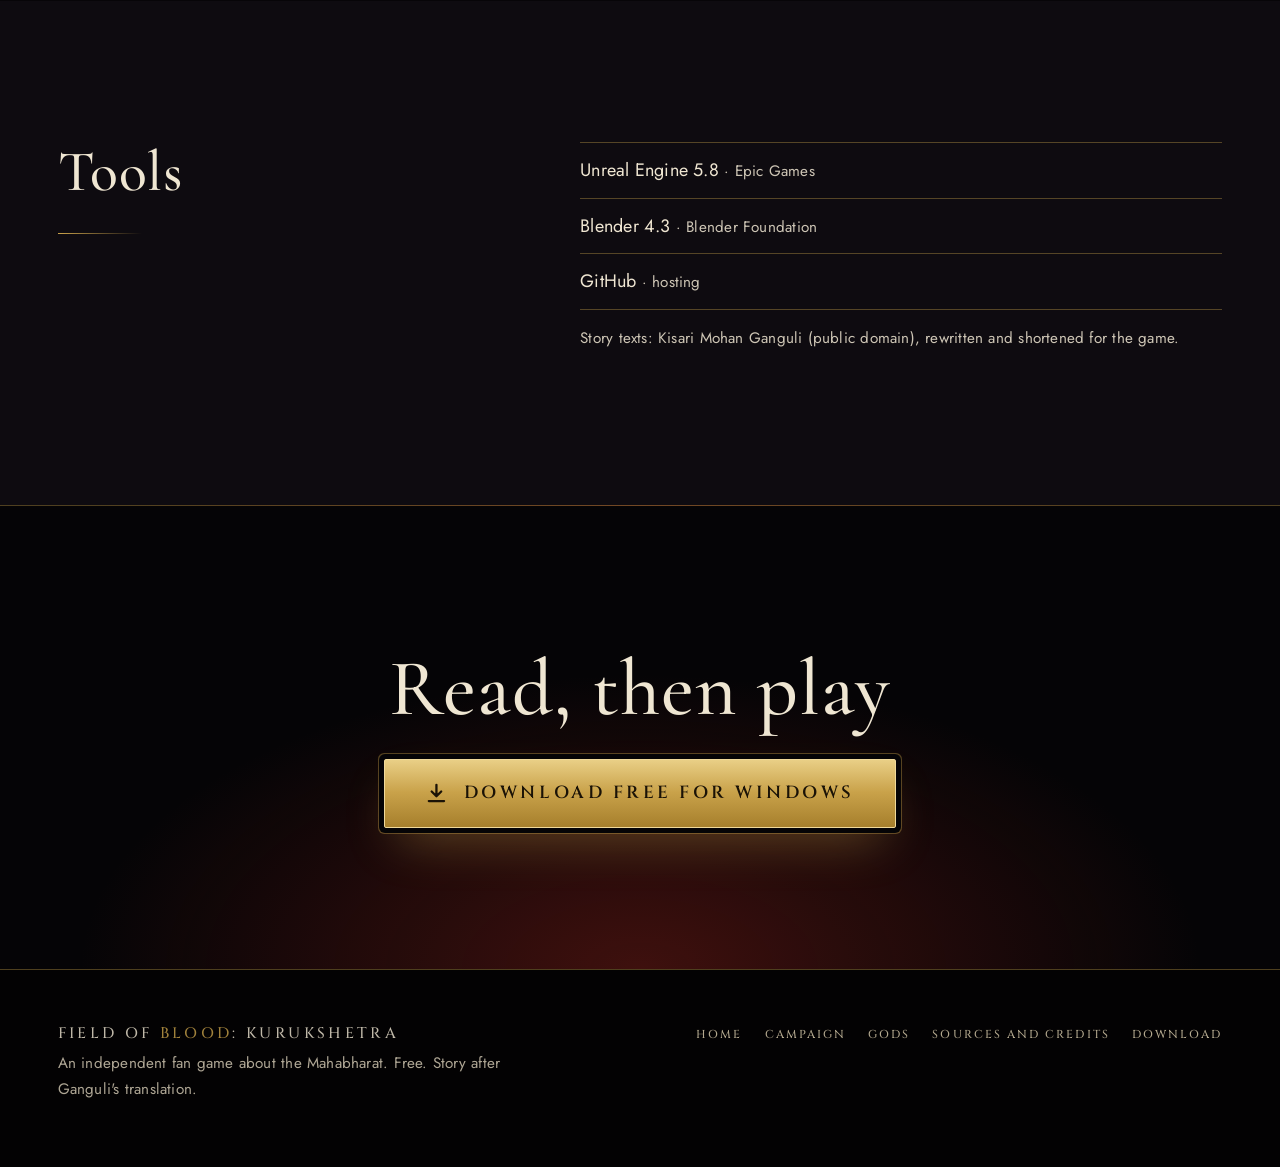
<file: credits.html>
<!doctype html>
<html lang="nl" data-title-nl="Bronnen en credits — Field of Blood: Kurukshetra" data-title-en="Sources and credits — Field of Blood: Kurukshetra">
<head>
<meta charset="utf-8">
<meta name="viewport" content="width=device-width,initial-scale=1">
<title>Bronnen en credits — Field of Blood: Kurukshetra</title>
<meta name="description" content="Bronnen, boeken om te kopen en credits van Field of Blood: Kurukshetra.">
<meta property="og:title" content="Bronnen en credits — Field of Blood: Kurukshetra">
<meta property="og:description" content="Bronnen, boeken om te kopen en credits van Field of Blood: Kurukshetra.">
<meta property="og:image" content="assets/img/naga-close.jpg">
<meta name="theme-color" content="#050406">
<link rel="icon" href="favicon.ico?v=2" sizes="any">
<link rel="icon" type="image/png" sizes="32x32" href="assets/favicon-32.png?v=2">
<link rel="icon" type="image/png" sizes="256x256" href="assets/logo-256.png?v=2">
<link rel="apple-touch-icon" href="assets/apple-touch-icon.png?v=2">
<link rel="preconnect" href="https://fonts.googleapis.com">
<link rel="preconnect" href="https://fonts.gstatic.com" crossorigin>
<link href="https://fonts.googleapis.com/css2?family=Cinzel:wght@400;500;600&family=Cormorant+Garamond:ital,wght@0,400;0,500;0,600;1,400;1,500&family=Jost:wght@300;400;500;600&display=swap" rel="stylesheet">
<link rel="stylesheet" href="style.css?v=f975dcad">
</head>
<body class="sub">
<header class="bar"><div class="wrap bar-in">
  <a class="brand" href="index.html">Field of <b>Blood</b></a>
  <nav class="menu" id="mainMenu" aria-label="Hoofdmenu"><a href="index.html" data-en="Home">Home</a><a href="campagne.html" data-en="Campaign">Campagne</a><a href="goden.html" data-en="Gods">Goden</a><a href="credits.html" aria-current="page" data-en="Sources and credits">Bronnen en credits</a><a class="btn-top" href="download.html" data-en="Download">Download</a><button class="lang" id="langBtn" aria-label="Switch language">English</button></nav>
  <button class="burger" id="burger" aria-label="Menu" aria-expanded="false" aria-controls="mainMenu"><span></span><span></span><span></span></button>
</div></header>

<div class="phead" style="--bg:url(assets/img/day18-duel.jpg)"><div class="wrap">
 <h1 data-en="Sources and credits">Bronnen en credits</h1>
 <p data-en="Where this story comes from, which books you can read, and who made the parts of the game.">Waar dit verhaal vandaan komt, welke boeken je kunt lezen, en wie de onderdelen van het spel maakte.</p>
</div></div>
<div class="band" style="--c:var(--red)"></div>

<section class="s-lapis"><div class="wrap">
 <h2 data-en="Books to read">Boeken om te lezen</h2>
 <p class="lead" style="margin:14px 0 26px" data-en="The story of this game is built on these texts. If it makes you curious, read the books. The buy links open a search at the shop; we earn nothing from them.">Het verhaal van deze game is gebouwd op deze teksten. Word je nieuwsgierig, lees dan de boeken. De koopknoppen openen een zoekopdracht in de winkel; wij verdienen er niets aan.</p>
 <div class="src"><div><h3 data-en="The Mahabharata (translation)">The Mahabharata (vertaling)</h3><p class="by">Kisari Mohan Ganguli</p><p data-en="Our main source: Bheeshm Parv (with the Bhagavad Geeta), Dron Parv, Karn Parv, Shaly Parv and Sauptik Parv. The translation (1883-1896) is public domain and free to read online. Printed editions exist too.">Onze hoofdbron: Bheeshm Parv (met de Bhagavad Geeta), Dron Parv, Karn Parv, Shaly Parv en Sauptik Parv. De vertaling (1883-1896) is publiek domein en gratis online te lezen. Er zijn ook gedrukte uitgaven.</p></div><div class="buy"><a class="free" href="https://sacred-texts.com/hin/maha/index.htm" target="_blank" rel="noopener" data-en="Read free online">Gratis online lezen</a><a href="https://www.bol.com/nl/nl/s/?searchtext=Kisari+Mohan+Ganguli+Mahabharata" target="_blank" rel="noopener" data-en="Buy at bol.com">Koop bij bol.com</a><a href="https://www.amazon.nl/s?k=Kisari+Mohan+Ganguli+Mahabharata" target="_blank" rel="noopener" data-en="Buy at Amazon">Koop bij Amazon</a></div></div>
<div class="src"><div><h3 data-en="The Mahabharata (translation in 10 volumes)">The Mahabharata (vertaling in 10 delen)</h3><p class="by">Bibek Debroy</p><p data-en="A modern, complete translation in clear language. Handy if you find Ganguli&#x27;s English dated.">Een moderne, complete vertaling in heldere taal. Handig als je Ganguli te oud van taal vindt.</p></div><div class="buy"><a href="https://www.bol.com/nl/nl/s/?searchtext=Bibek+Debroy+Mahabharata+Penguin" target="_blank" rel="noopener" data-en="Buy at bol.com">Koop bij bol.com</a><a href="https://www.amazon.nl/s?k=Bibek+Debroy+Mahabharata+Penguin" target="_blank" rel="noopener" data-en="Buy at Amazon">Koop bij Amazon</a></div></div>
<div class="src"><div><h3 data-en="Mahabharata">Mahabharata</h3><p class="by">C. Rajagopalachari</p><p data-en="A concise retelling in one volume, written to be read as a story. The best first introduction.">Een beknopte navertelling in één band, geschreven om te lezen als een verhaal. De beste eerste kennismaking.</p></div><div class="buy"><a href="https://www.bol.com/nl/nl/s/?searchtext=Rajagopalachari+Mahabharata" target="_blank" rel="noopener" data-en="Buy at bol.com">Koop bij bol.com</a><a href="https://www.amazon.nl/s?k=Rajagopalachari+Mahabharata" target="_blank" rel="noopener" data-en="Buy at Amazon">Koop bij Amazon</a></div></div>
<div class="src"><div><h3 data-en="The Bhagavad Gita">The Bhagavad Gita</h3><p class="by">Eknath Easwaran</p><p data-en="An accessible translation of the conversation between Krishn and Arjun, with an introduction to each chapter.">Een toegankelijke vertaling van het gesprek tussen Krishn en Arjun, met uitleg per hoofdstuk.</p></div><div class="buy"><a href="https://www.bol.com/nl/nl/s/?searchtext=Eknath+Easwaran+Bhagavad+Gita" target="_blank" rel="noopener" data-en="Buy at bol.com">Koop bij bol.com</a><a href="https://www.amazon.nl/s?k=Eknath+Easwaran+Bhagavad+Gita" target="_blank" rel="noopener" data-en="Buy at Amazon">Koop bij Amazon</a></div></div>
<div class="src"><div><h3 data-en="Yuganta: The End of an Epoch">Yuganta: The End of an Epoch</h3><p class="by">Irawati Karve</p><p data-en="Essays on the characters of the Mahabharat as people, not as heroes or villains. Good for understanding Karn and Bheeshm better.">Essays over de personages van de Mahabharat als mensen, niet als helden of schurken. Goed om Karn en Bheeshm beter te begrijpen.</p></div><div class="buy"><a href="https://www.bol.com/nl/nl/s/?searchtext=Irawati+Karve+Yuganta" target="_blank" rel="noopener" data-en="Buy at bol.com">Koop bij bol.com</a><a href="https://www.amazon.nl/s?k=Irawati+Karve+Yuganta" target="_blank" rel="noopener" data-en="Buy at Amazon">Koop bij Amazon</a></div></div>
<div class="src"><div><h3 data-en="Jaya: An Illustrated Retelling of the Mahabharata">Jaya: An Illustrated Retelling of the Mahabharata</h3><p class="by">Devdutt Pattanaik</p><p data-en="A personal, illustrated retelling with much attention to the meaning of the stories.">Een persoonlijke, geïllustreerde navertelling met veel aandacht voor de betekenis van de verhalen.</p></div><div class="buy"><a href="https://www.bol.com/nl/nl/s/?searchtext=Devdutt+Pattanaik+Jaya+Mahabharata" target="_blank" rel="noopener" data-en="Buy at bol.com">Koop bij bol.com</a><a href="https://www.amazon.nl/s?k=Devdutt+Pattanaik+Jaya+Mahabharata" target="_blank" rel="noopener" data-en="Buy at Amazon">Koop bij Amazon</a></div></div>
</div></section>

<section class="s-deep"><div class="wrap cols">
 <div class="stack"><h2 data-en="Images and sound">Beelden en geluid</h2><p data-en="Everything below is used with its licence. Where a licence asks for attribution, it is given here.">Alles hieronder is gebruikt met zijn licentie. Waar een licentie naamsvermelding vraagt, staat die hier.</p></div>
 <ul class="credit-list"><li><a href="https://polyhaven.com/a/valley_of_desolation" target="_blank" rel="noopener">Poly Haven HDRI “Valley of Desolation”, Dario Barresi</a> <span>· CC0</span></li><li><a href="https://polyhaven.com/a/dry_ground_rocks" target="_blank" rel="noopener">Poly Haven texture “Dry Ground Rocks”, Rob Tuytel</a> <span>· CC0</span></li><li><a href="https://sketchfab.com/models/6d0f9c1ce82f41048a282b6c47a50684" target="_blank" rel="noopener">“Horse”, MAXDESIGN-3D (witgemaakt)</a> <span>· CC BY 4.0</span></li><li><a href="https://sketchfab.com/search?q=ARJUNA%27S+CHARIOT+rath" target="_blank" rel="noopener">“ARJUNA'S CHARIOT (rath)”, dineshraghavt</a> <span>· CC BY 4.0</span></li><li><a href="https://sketchfab.com/3d-models/abc03919d2e14965b4723e0a6cc40abd" target="_blank" rel="noopener">“Lord Krishna statue 3d model free”, iRahulRajput</a> <span>· CC BY</span></li><li><a href="https://sketchfab.com/3d-models/ad94817c0b6f4960be1a3b301cae29e2" target="_blank" rel="noopener">“Golden Lion Head Sculpture”, TahmidTauz</a> <span>· CC BY 4.0</span></li><li><a href="https://sketchfab.com/3d-models/950cc8d0039444828c65b2a96b00a536" target="_blank" rel="noopener">“Chest plate”, Laura27</a> <span>· CC BY 4.0</span></li><li><a href="https://sketchfab.com/3d-models/f71858d2bb2245bd9dfcce07bf29fbb3" target="_blank" rel="noopener">“Mukut”, anothervivek</a> <span>· CC BY 4.0</span></li><li><a href="https://sketchfab.com/3d-models/99246dbf8e0e48c388768a8edced8c3d" target="_blank" rel="noopener">“Bullock Cart Wheel”, vanhallsingh</a> <span>· CC BY 4.0</span></li><li><a href="https://sketchfab.com/3d-models/649afc101d9a4c2aabc8bfae8481eddb" target="_blank" rel="noopener">“Peacock feather v.6”, vmmaniac</a> <span>· CC BY 4.0</span></li>
  <li><span data-en="Animations: Mixamo (Adobe), used under the Mixamo terms.">Animaties: Mixamo (Adobe), gebruikt onder de Mixamo-voorwaarden.</span></li>
  <li><span data-en="Character models and concept art: made with Meshy (AI 3D generation), then dressed, rigged and lit by hand in Blender.">Personagemodellen en conceptbeelden: gemaakt met Meshy (AI-3D), daarna met de hand aangekleed, gerigd en belicht in Blender.</span></li>
  <li><span data-en="Narration voices: AI voices (ElevenLabs), reading texts written for this game.">Verteller-stemmen: AI-stemmen (ElevenLabs) die teksten voorlezen die voor dit spel zijn geschreven.</span></li>
  <li><span data-en="Music: the Mahabharat title song “Hai Katha Sangram Ki” (Star Plus, music by Ajay-Atul). The rights belong to the rights holders.">Muziek: de titelsong “Hai Katha Sangram Ki” van Mahabharat (Star Plus, muziek van Ajay-Atul). De rechten liggen bij de rechthebbenden.</span></li>
 </ul>
</div></section>

<section class="s-lapis"><div class="wrap cols">
 <div class="stack"><h2 data-en="Tools">Gereedschap</h2></div>
 <ul class="credit-list">
  <li>Unreal Engine 5.8 <span>· Epic Games</span></li>
  <li>Blender 4.3 <span>· Blender Foundation</span></li>
  <li>GitHub <span data-en="· hosting">· hosting</span></li>
  <li><span data-en="Story texts: Kisari Mohan Ganguli (public domain), rewritten and shortened for the game.">Verhaalteksten: Kisari Mohan Ganguli (publiek domein), voor het spel herschreven en ingekort.</span></li>
 </ul>
</div></section>

<section class="final"><div class="wrap">
 <h2 data-en="Read, then play">Lees, en speel dan</h2>
 <a class="btn-dl dl" href="https://github.com/KawishG/field-of-blood/releases/latest/download/FieldOfBlood-Setup.exe" download rel="noopener"><svg viewBox="0 0 24 24" fill="none" stroke="currentColor" stroke-width="2.4" stroke-linecap="round" stroke-linejoin="round" aria-hidden="true"><path d="M12 3v12m0 0l-5-5m5 5l5-5M4 20h16"/></svg><span data-en="Download free for Windows">Download gratis voor Windows</span></a>
</div></section>

<footer><div class="wrap foot">
  <div><p class="brand" style="margin-bottom:10px">Field of <b>Blood</b>: Kurukshetra</p>
  <p data-en="An independent fan game about the Mahabharat. Free. Story after Ganguli&#x27;s translation.">Een onafhankelijke fan-game over de Mahabharat. Gratis. Verhaal naar de vertaling van Ganguli.</p></div>
  <nav aria-label="Voettekst"><a href="index.html" data-en="Home">Home</a><a href="campagne.html" data-en="Campaign">Campagne</a><a href="goden.html" data-en="Gods">Goden</a><a href="credits.html" data-en="Sources and credits">Bronnen en credits</a><a href="download.html">Download</a></nav>
</div></footer>
<script src="site.js?v=0d0b0768"></script>
</body>
</html>
</file>
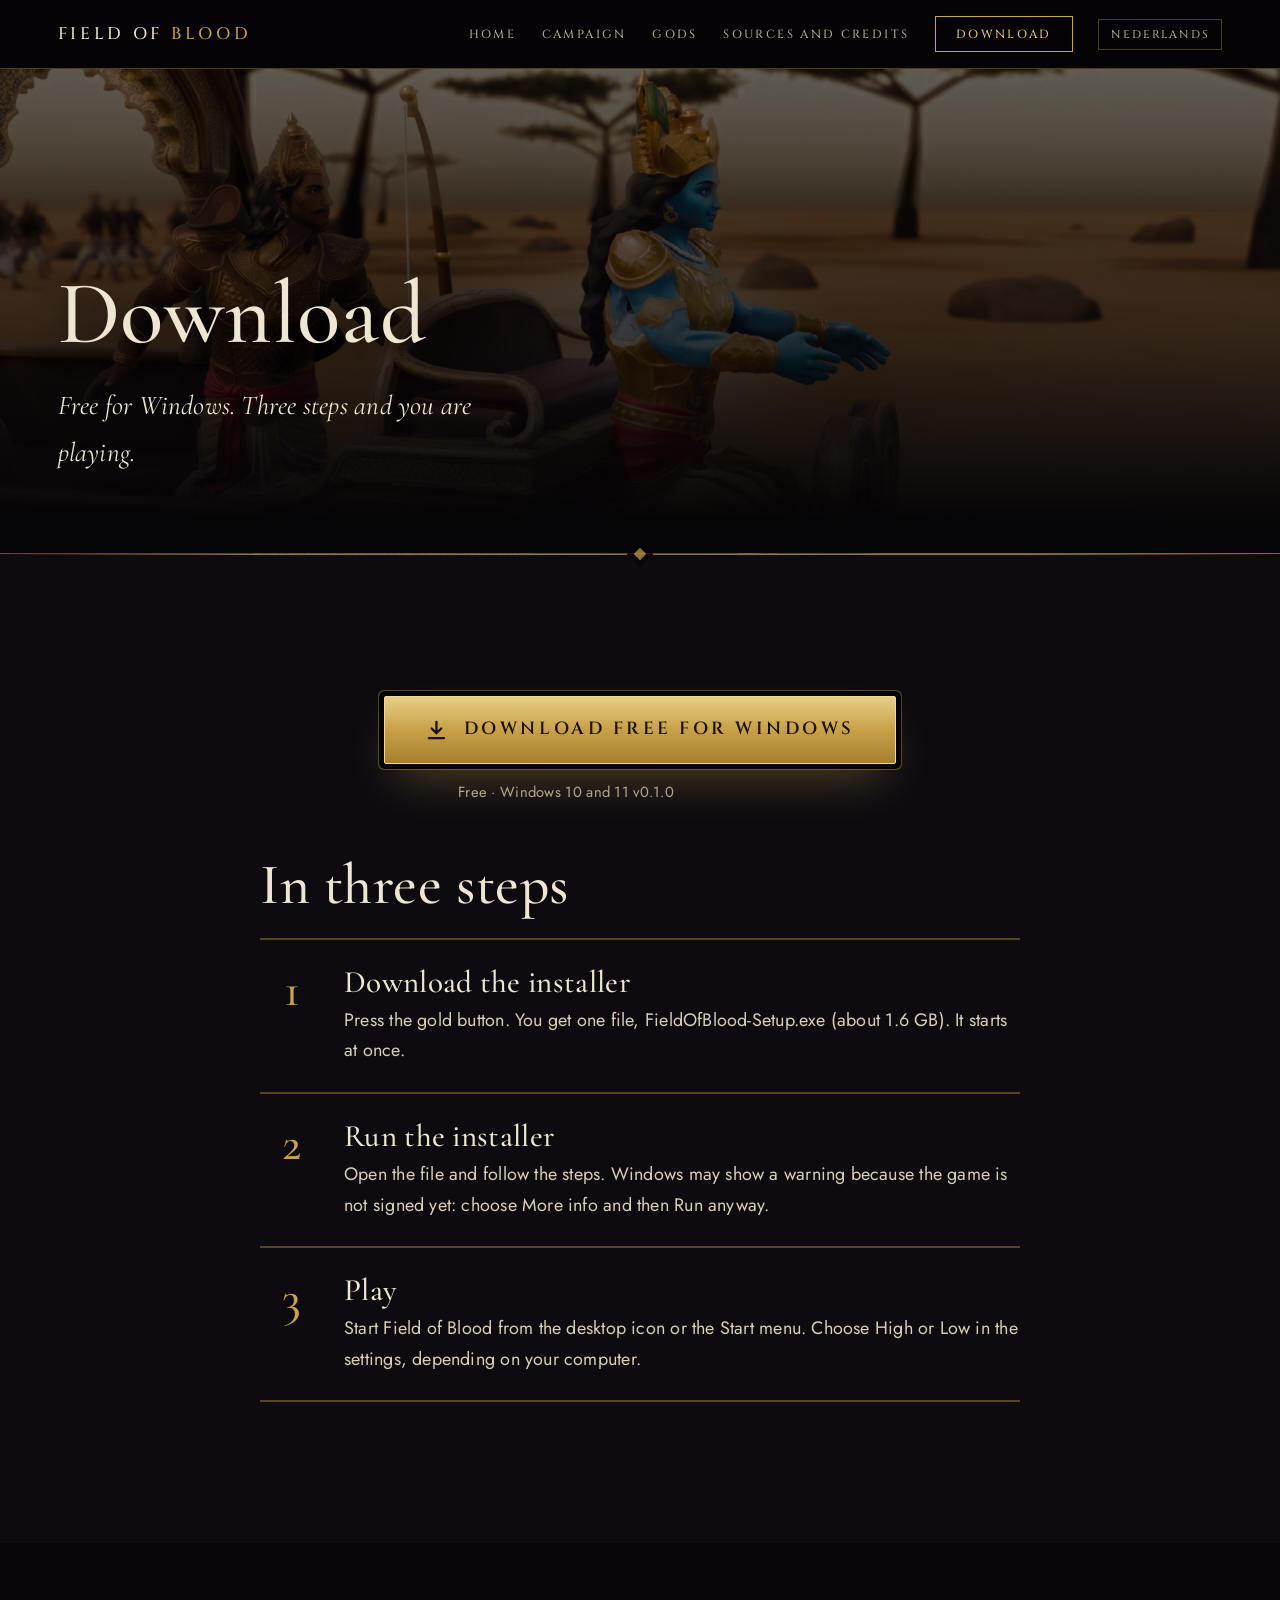
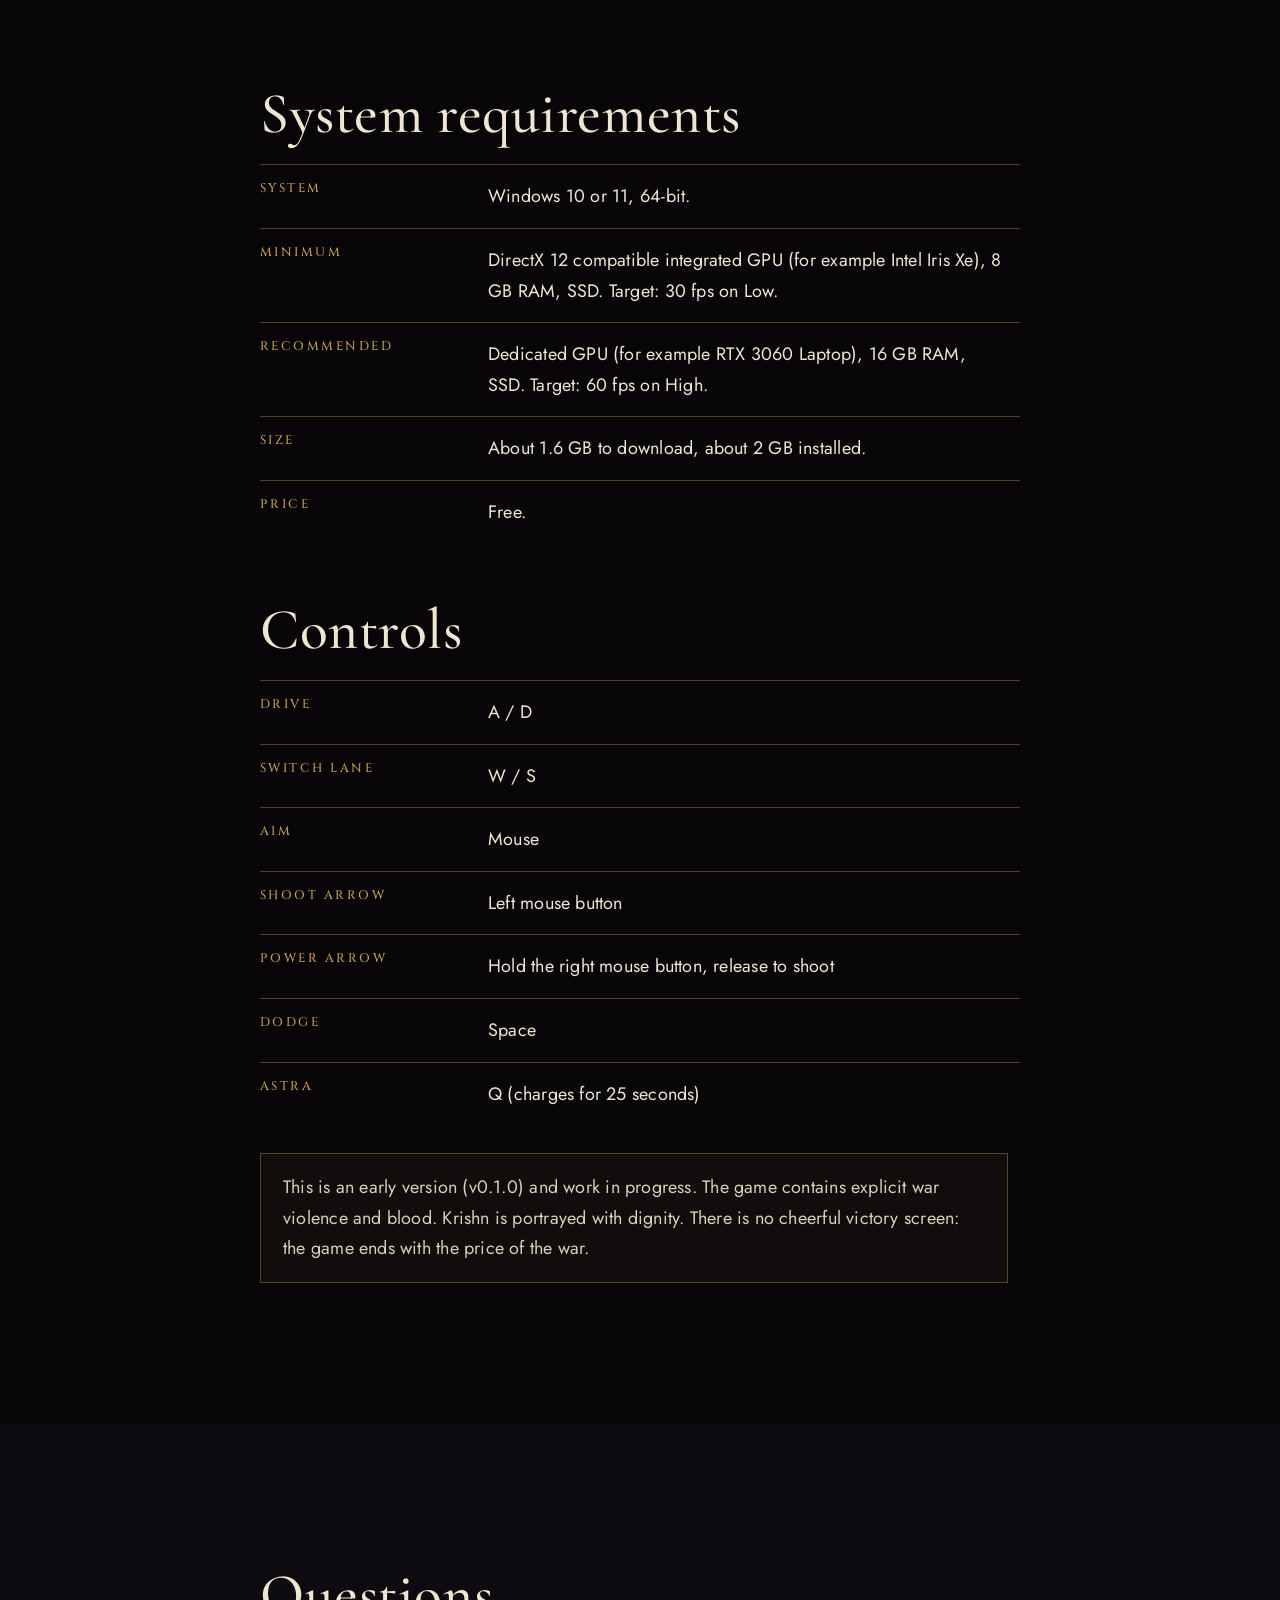
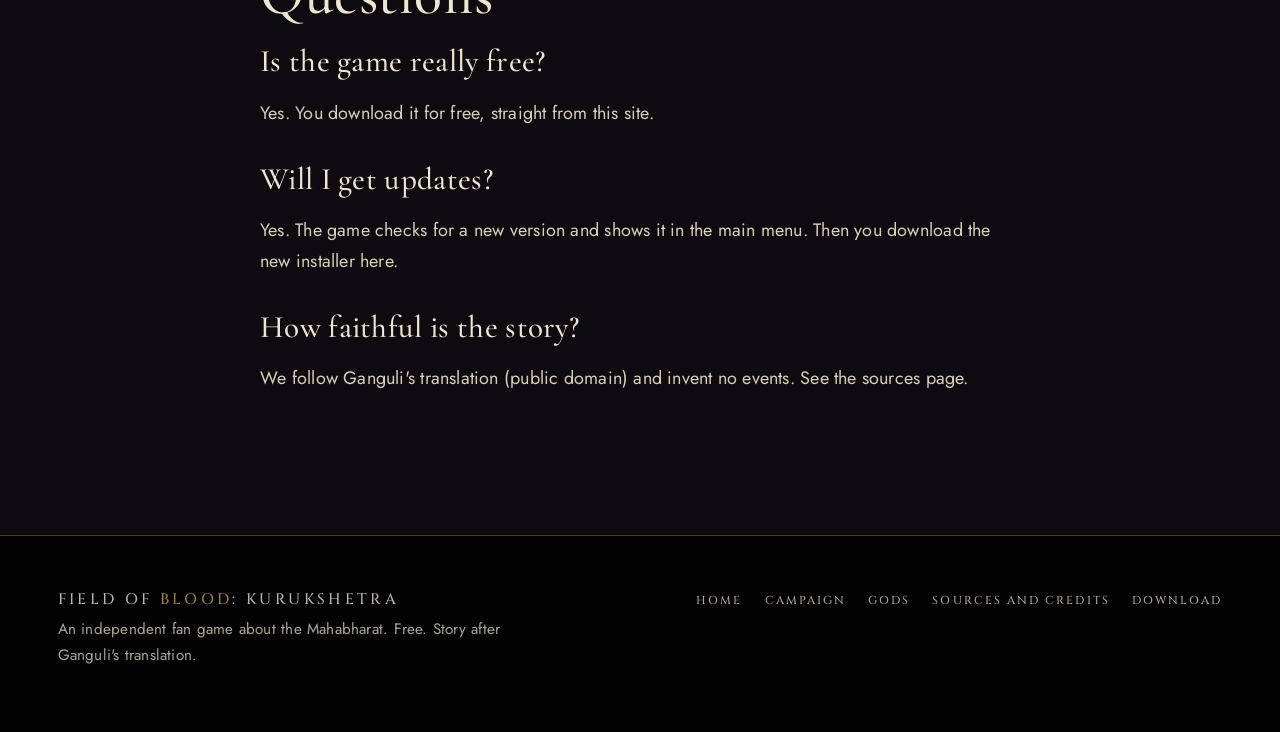
<file: download.html>
<!doctype html>
<html lang="nl" data-title-nl="Download — Field of Blood: Kurukshetra" data-title-en="Download — Field of Blood: Kurukshetra">
<head>
<meta charset="utf-8">
<meta name="viewport" content="width=device-width,initial-scale=1">
<title>Download — Field of Blood: Kurukshetra</title>
<meta name="description" content="Download Field of Blood: Kurukshetra gratis voor Windows met één klik: stappen, systeemeisen en besturing.">
<meta property="og:title" content="Download — Field of Blood: Kurukshetra">
<meta property="og:description" content="Download Field of Blood: Kurukshetra gratis voor Windows met één klik: stappen, systeemeisen en besturing.">
<meta property="og:image" content="assets/img/naga-close.jpg">
<meta name="theme-color" content="#050406">
<link rel="icon" href="favicon.ico?v=2" sizes="any">
<link rel="icon" type="image/png" sizes="32x32" href="assets/favicon-32.png?v=2">
<link rel="icon" type="image/png" sizes="256x256" href="assets/logo-256.png?v=2">
<link rel="apple-touch-icon" href="assets/apple-touch-icon.png?v=2">
<link rel="preconnect" href="https://fonts.googleapis.com">
<link rel="preconnect" href="https://fonts.gstatic.com" crossorigin>
<link href="https://fonts.googleapis.com/css2?family=Cinzel:wght@400;500;600&family=Cormorant+Garamond:ital,wght@0,400;0,500;0,600;1,400;1,500&family=Jost:wght@300;400;500;600&display=swap" rel="stylesheet">
<link rel="stylesheet" href="style.css?v=f975dcad">
</head>
<body class="sub">
<header class="bar"><div class="wrap bar-in">
  <a class="brand" href="index.html">Field of <b>Blood</b></a>
  <nav class="menu" id="mainMenu" aria-label="Hoofdmenu"><a href="index.html" data-en="Home">Home</a><a href="campagne.html" data-en="Campaign">Campagne</a><a href="goden.html" data-en="Gods">Goden</a><a href="credits.html" data-en="Sources and credits">Bronnen en credits</a><a class="btn-top" href="download.html" data-en="Download">Download</a><button class="lang" id="langBtn" aria-label="Switch language">English</button></nav>
  <button class="burger" id="burger" aria-label="Menu" aria-expanded="false" aria-controls="mainMenu"><span></span><span></span><span></span></button>
</div></header>

<div class="phead" style="--bg:url(assets/img/naga-close.jpg)"><div class="wrap">
 <h1 data-en="Download">Download</h1>
 <p data-en="Free for Windows. Three steps and you are playing.">Gratis voor Windows. In drie stappen speel je.</p>
</div></div>
<div class="band" style="--c:var(--red)"></div>

<section class="s-lapis"><div class="narrow">
 <div style="text-align:center;padding-bottom:50px">
  <a class="btn-dl dl" href="https://github.com/KawishG/field-of-blood/releases/latest/download/FieldOfBlood-Setup.exe" download rel="noopener"><svg viewBox="0 0 24 24" fill="none" stroke="currentColor" stroke-width="2.4" stroke-linecap="round" stroke-linejoin="round" aria-hidden="true"><path d="M12 3v12m0 0l-5-5m5 5l5-5M4 20h16"/></svg><span data-en="Download free for Windows">Download gratis voor Windows</span></a>
  <p class="dl-meta"><span data-en="Free · Windows 10 and 11">Gratis · Windows 10 en 11</span> <span class="ver">v0.1.0</span></p>
 </div>
 <h2 data-en="In three steps">In drie stappen</h2>
 <ol class="steps" style="margin-top:22px">
  <li><div><h3 data-en="Download the installer">Download het installatieprogramma</h3><p data-en="Press the gold button. You get one file, FieldOfBlood-Setup.exe (about 1.6 GB). It starts at once.">Druk op de gouden knop. Je krijgt één bestand, FieldOfBlood-Setup.exe (ongeveer 1,6 GB). De download start meteen.</p></div></li>
  <li><div><h3 data-en="Run the installer">Start het installatieprogramma</h3><p data-en="Open the file and follow the steps. Windows may show a warning because the game is not signed yet: choose More info and then Run anyway.">Open het bestand en volg de stappen. Windows kan een waarschuwing tonen omdat het spel nog niet is ondertekend: kies Meer informatie en daarna Toch uitvoeren.</p></div></li>
  <li><div><h3 data-en="Play">Speel</h3><p data-en="Start Field of Blood from the desktop icon or the Start menu. Choose High or Low in the settings, depending on your computer.">Start Field of Blood met het icoon op je bureaublad of via het Startmenu. Kies in de instellingen Hoog of Laag, afhankelijk van je computer.</p></div></li>
 </ol>
</div></section>

<section class="s-deep"><div class="narrow">
 <h2 data-en="System requirements">Systeemeisen</h2>
 <table class="spec" style="margin-top:20px">
  <tr><th data-en="System">Systeem</th><td data-en="Windows 10 or 11, 64-bit.">Windows 10 of 11, 64-bit.</td></tr>
  <tr><th data-en="Minimum">Minimaal</th><td data-en="DirectX 12 compatible integrated GPU (for example Intel Iris Xe), 8 GB RAM, SSD. Target: 30 fps on Low.">DirectX 12-compatibele geïntegreerde GPU (bijvoorbeeld Intel Iris Xe), 8 GB RAM, SSD. Doel: 30 fps op Laag.</td></tr>
  <tr><th data-en="Recommended">Aanbevolen</th><td data-en="Dedicated GPU (for example RTX 3060 Laptop), 16 GB RAM, SSD. Target: 60 fps on High.">Aparte GPU (bijvoorbeeld RTX 3060 Laptop), 16 GB RAM, SSD. Doel: 60 fps op Hoog.</td></tr>
  <tr><th data-en="Size">Grootte</th><td data-en="About 1.6 GB to download, about 2 GB installed.">Ongeveer 1,6 GB om te downloaden, ongeveer 2 GB na installatie.</td></tr>
  <tr><th data-en="Price">Prijs</th><td data-en="Free.">Gratis.</td></tr>
 </table>
 <h2 style="margin-top:56px" data-en="Controls">Besturing</h2>
 <table class="spec" style="margin-top:20px">
  <tr><th data-en="Drive">Rijden</th><td>A / D</td></tr>
  <tr><th data-en="Switch lane">Van baan wisselen</th><td>W / S</td></tr>
  <tr><th data-en="Aim">Richten</th><td data-en="Mouse">Muis</td></tr>
  <tr><th data-en="Shoot arrow">Pijl schieten</th><td data-en="Left mouse button">Linkermuisknop</td></tr>
  <tr><th data-en="Power arrow">Krachtige pijl</th><td data-en="Hold the right mouse button, release to shoot">Rechtermuisknop ingedrukt houden, loslaten om te schieten</td></tr>
  <tr><th data-en="Dodge">Ontwijken</th><td data-en="Space">Spatie</td></tr>
  <tr><th data-en="Astra">Astra</th><td data-en="Q (charges for 25 seconds)">Q (laadt 25 seconden op)</td></tr>
 </table>
 <p class="note" data-en="This is an early version (v0.1.0) and work in progress. The game contains explicit war violence and blood. Krishn is portrayed with dignity. There is no cheerful victory screen: the game ends with the price of the war.">Dit is een vroege versie (v0.1.0) en werk in uitvoering. Het spel bevat expliciet oorlogsgeweld en bloed. Krishn wordt met respect weergegeven. Er is geen vrolijk overwinningsscherm: het spel eindigt met de prijs van de oorlog.</p>
</div></section>

<section class="s-lapis"><div class="narrow">
 <h2 data-en="Questions">Veelgestelde vragen</h2>
 <div class="stack" style="margin-top:20px">
  <h3 data-en="Is the game really free?">Is de game echt gratis?</h3><p data-en="Yes. You download it for free, straight from this site.">Ja. Je downloadt het spel gratis, direct van deze site.</p>
  <h3 data-en="Will I get updates?">Krijg ik updates?</h3><p data-en="Yes. The game checks for a new version and shows it in the main menu. Then you download the new installer here.">Ja. Het spel controleert of er een nieuwe versie is en laat dat in het hoofdmenu zien. Dan download je hier het nieuwe installatieprogramma. het spel zelf of er een nieuwe versie is en laat dat in het hoofdmenu zien.</p>
  <h3 data-en="How faithful is the story?">Hoe trouw is het verhaal?</h3><p data-en="We follow Ganguli's translation (public domain) and invent no events. See the sources page.">We volgen de vertaling van Ganguli (publiek domein) en verzinnen geen gebeurtenissen. Zie de bronnenpagina.</p>
 </div>
</div></section>

<footer><div class="wrap foot">
  <div><p class="brand" style="margin-bottom:10px">Field of <b>Blood</b>: Kurukshetra</p>
  <p data-en="An independent fan game about the Mahabharat. Free. Story after Ganguli&#x27;s translation.">Een onafhankelijke fan-game over de Mahabharat. Gratis. Verhaal naar de vertaling van Ganguli.</p></div>
  <nav aria-label="Voettekst"><a href="index.html" data-en="Home">Home</a><a href="campagne.html" data-en="Campaign">Campagne</a><a href="goden.html" data-en="Gods">Goden</a><a href="credits.html" data-en="Sources and credits">Bronnen en credits</a><a href="download.html">Download</a></nav>
</div></footer>
<script src="site.js?v=0d0b0768"></script>
</body>
</html>
</file>
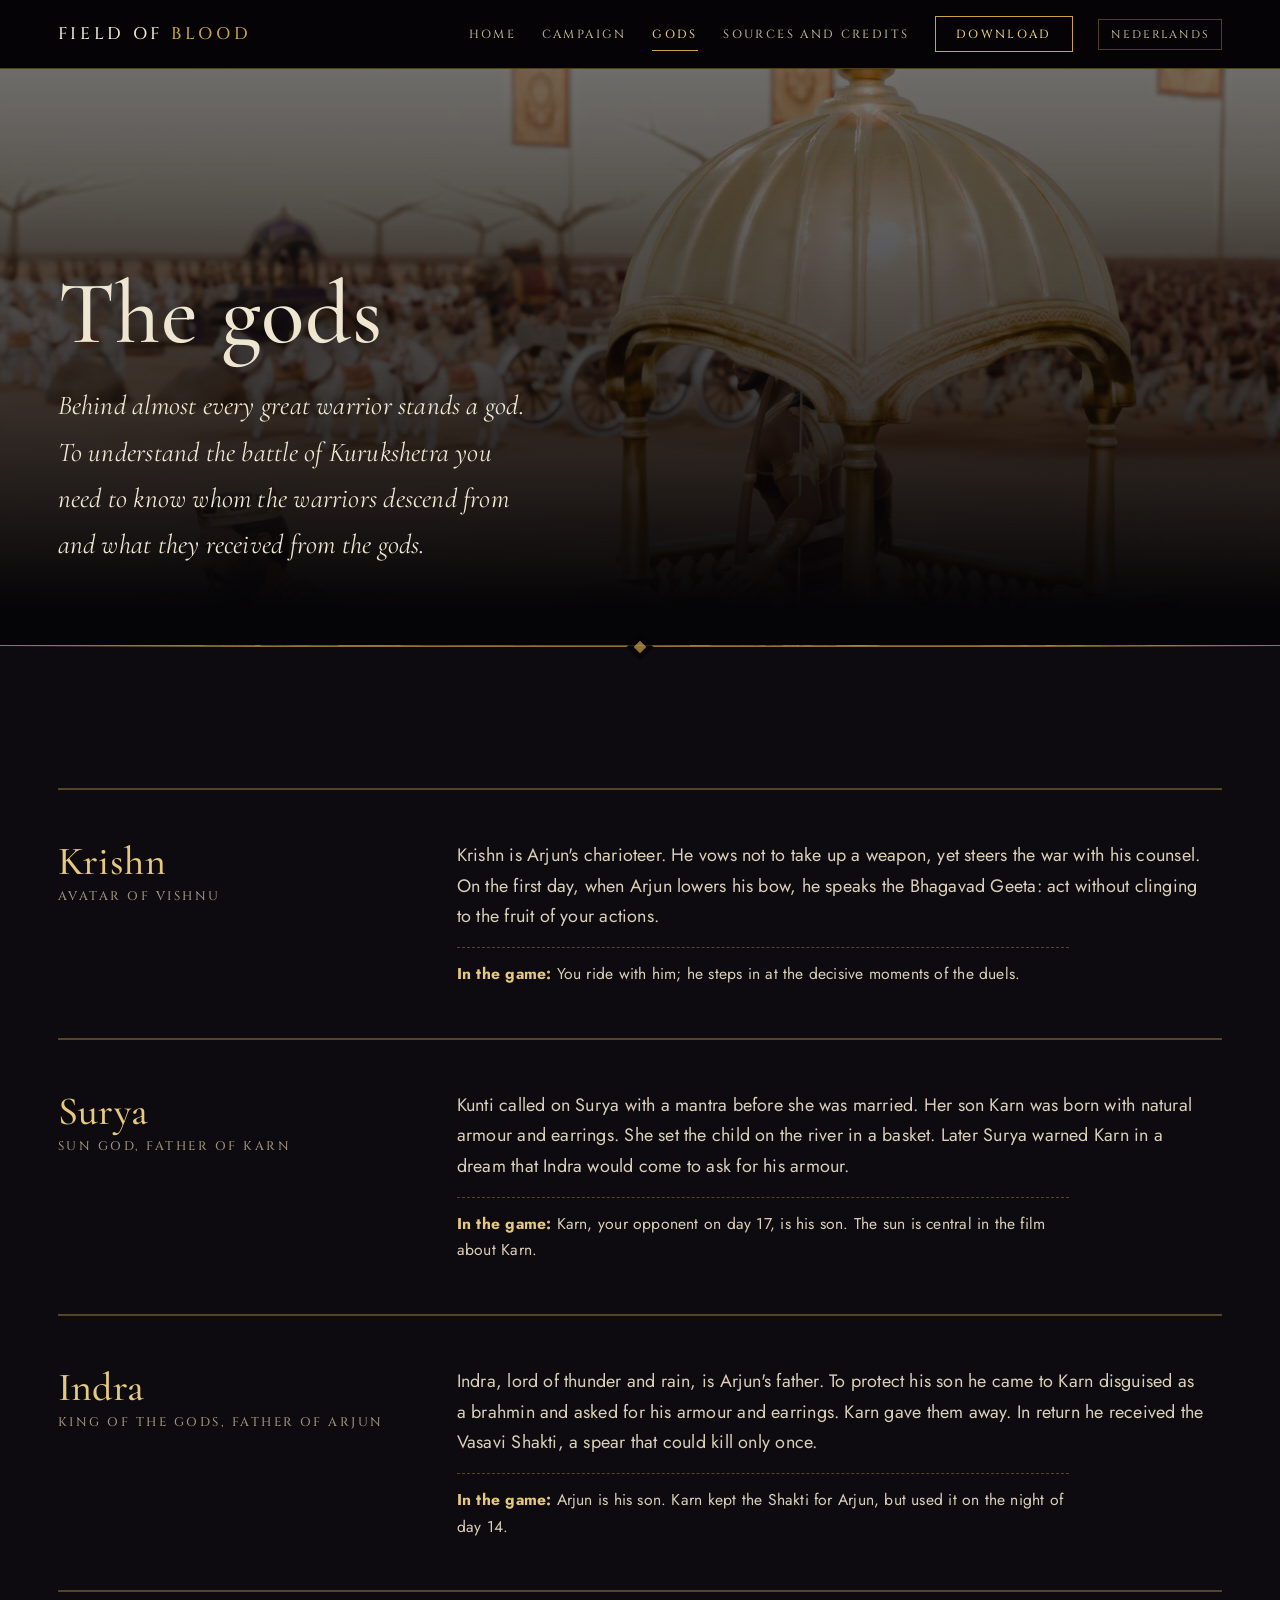
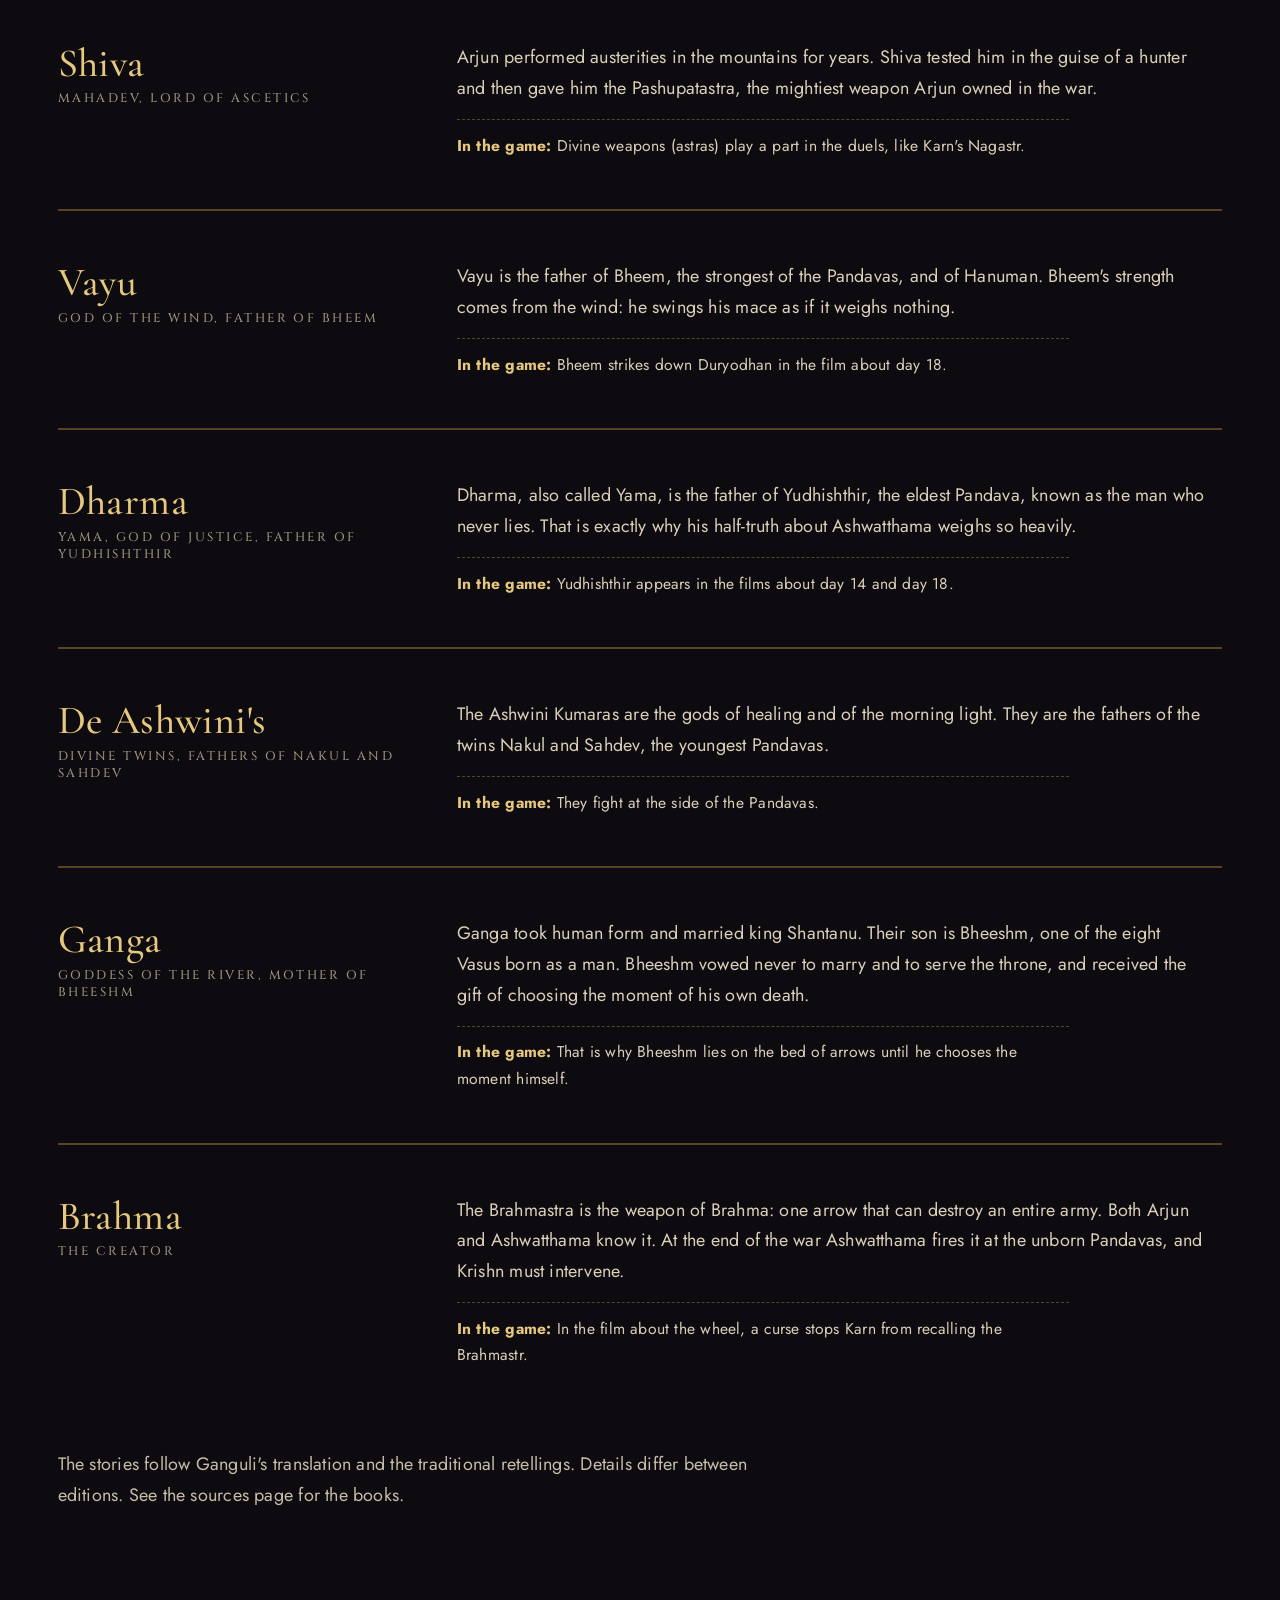
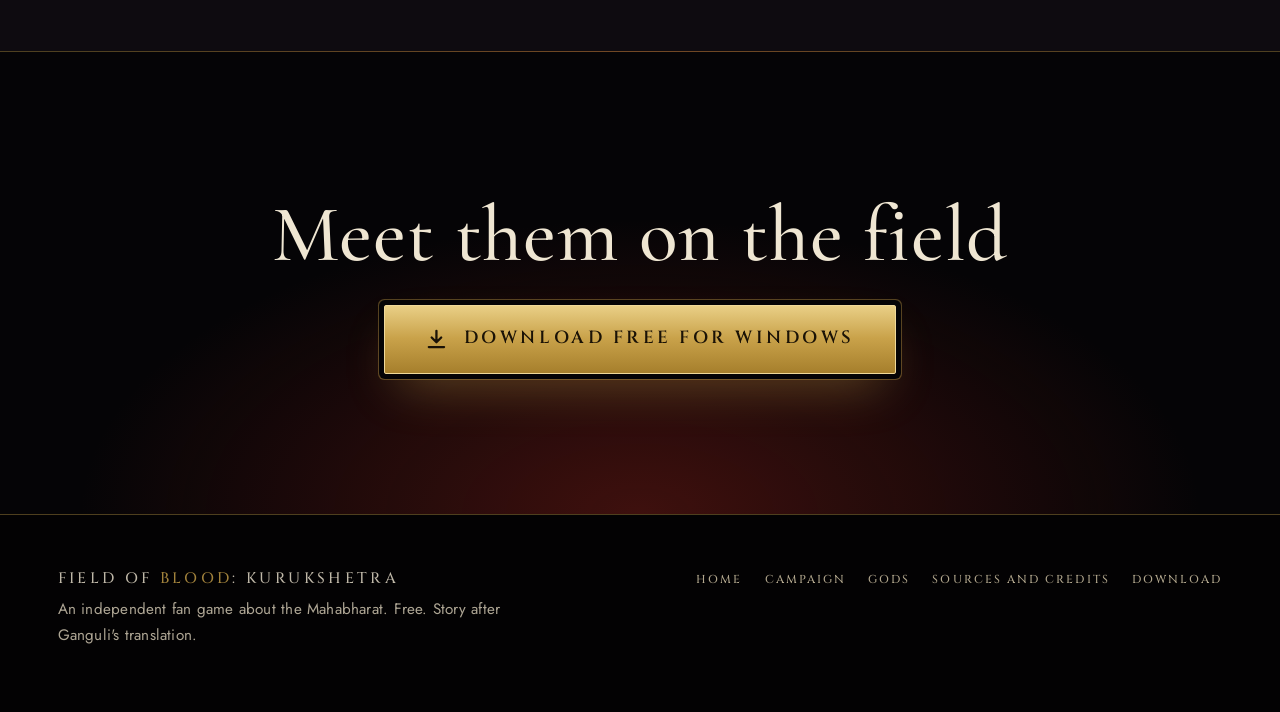
<file: goden.html>
<!doctype html>
<html lang="nl" data-title-nl="De goden — Field of Blood: Kurukshetra" data-title-en="The gods — Field of Blood: Kurukshetra">
<head>
<meta charset="utf-8">
<meta name="viewport" content="width=device-width,initial-scale=1">
<title>De goden — Field of Blood: Kurukshetra</title>
<meta name="description" content="Krishn, Surya, Indra, Shiva, Vayu, Dharma en meer: de goden achter de krijgers van de Mahabharat.">
<meta property="og:title" content="De goden — Field of Blood: Kurukshetra">
<meta property="og:description" content="Krishn, Surya, Indra, Shiva, Vayu, Dharma en meer: de goden achter de krijgers van de Mahabharat.">
<meta property="og:image" content="assets/img/naga-close.jpg">
<meta name="theme-color" content="#050406">
<link rel="icon" href="favicon.ico?v=2" sizes="any">
<link rel="icon" type="image/png" sizes="32x32" href="assets/favicon-32.png?v=2">
<link rel="icon" type="image/png" sizes="256x256" href="assets/logo-256.png?v=2">
<link rel="apple-touch-icon" href="assets/apple-touch-icon.png?v=2">
<link rel="preconnect" href="https://fonts.googleapis.com">
<link rel="preconnect" href="https://fonts.gstatic.com" crossorigin>
<link href="https://fonts.googleapis.com/css2?family=Cinzel:wght@400;500;600&family=Cormorant+Garamond:ital,wght@0,400;0,500;0,600;1,400;1,500&family=Jost:wght@300;400;500;600&display=swap" rel="stylesheet">
<link rel="stylesheet" href="style.css?v=f975dcad">
</head>
<body class="sub">
<header class="bar"><div class="wrap bar-in">
  <a class="brand" href="index.html">Field of <b>Blood</b></a>
  <nav class="menu" id="mainMenu" aria-label="Hoofdmenu"><a href="index.html" data-en="Home">Home</a><a href="campagne.html" data-en="Campaign">Campagne</a><a href="goden.html" aria-current="page" data-en="Gods">Goden</a><a href="credits.html" data-en="Sources and credits">Bronnen en credits</a><a class="btn-top" href="download.html" data-en="Download">Download</a><button class="lang" id="langBtn" aria-label="Switch language">English</button></nav>
  <button class="burger" id="burger" aria-label="Menu" aria-expanded="false" aria-controls="mainMenu"><span></span><span></span><span></span></button>
</div></header>

<div class="phead" style="--bg:url(assets/img/karna-canopy.jpg)"><div class="wrap">
 <h1 data-en="The gods">De goden</h1>
 <p data-en="Behind almost every great warrior stands a god. To understand the battle of Kurukshetra you need to know whom the warriors descend from and what they received from the gods.">Achter bijna elke grote krijger staat een god. Wie de strijd op Kurukshetra wil begrijpen, moet weten van wie de krijgers afstammen en wat ze van de goden kregen.</p>
</div></div>
<div class="band" style="--c:var(--red)"></div>
<section class="s-lapis"><div class="wrap">
 <div class="deity" id="krishn"><div><h2>Krishn</h2><span class="role" data-en="Avatar of Vishnu">Avatar van Vishnu</span></div><div><p data-en="Krishn is Arjun&#x27;s charioteer. He vows not to take up a weapon, yet steers the war with his counsel. On the first day, when Arjun lowers his bow, he speaks the Bhagavad Geeta: act without clinging to the fruit of your actions.">Krishn is de wagenmenner van Arjun. Hij zweert geen wapen op te pakken, maar stuurt de oorlog met zijn raad. Op de eerste dag, als Arjun zijn boog laat zakken, spreekt hij de Bhagavad Geeta: handel zonder te hechten aan de vrucht van je daden.</p><p class="game"><b data-en="In the game:">In het spel:</b> <span data-en="You ride with him; he steps in at the decisive moments of the duels.">Je rijdt met hem; hij grijpt in op de beslissende momenten van de duels.</span></p></div></div>
<div class="deity" id="surya"><div><h2>Surya</h2><span class="role" data-en="Sun god, father of Karn">Zonnegod, vader van Karn</span></div><div><p data-en="Kunti called on Surya with a mantra before she was married. Her son Karn was born with natural armour and earrings. She set the child on the river in a basket. Later Surya warned Karn in a dream that Indra would come to ask for his armour.">Kunti riep Surya aan met een mantra, nog voordat ze getrouwd was. Haar zoon Karn werd geboren met een natuurlijk pantser en oorringen. Ze liet het kind in een mand op de rivier achter. Surya waarschuwde Karn later in een droom dat Indra zijn pantser zou komen vragen.</p><p class="game"><b data-en="In the game:">In het spel:</b> <span data-en="Karn, your opponent on day 17, is his son. The sun is central in the film about Karn.">Karn, de tegenstander van dag 17, is zijn zoon. De zon staat centraal in de film over Karn.</span></p></div></div>
<div class="deity" id="indra"><div><h2>Indra</h2><span class="role" data-en="King of the gods, father of Arjun">Koning van de goden, vader van Arjun</span></div><div><p data-en="Indra, lord of thunder and rain, is Arjun&#x27;s father. To protect his son he came to Karn disguised as a brahmin and asked for his armour and earrings. Karn gave them away. In return he received the Vasavi Shakti, a spear that could kill only once.">Indra, heer van de donder en de regen, is de vader van Arjun. Om zijn zoon te beschermen kwam hij als brahmaan bij Karn om diens pantser en oorringen te vragen. Karn gaf ze weg. Als dank kreeg hij de Vasavi Shakti, een speer die maar één keer kon doden.</p><p class="game"><b data-en="In the game:">In het spel:</b> <span data-en="Arjun is his son. Karn kept the Shakti for Arjun, but used it on the night of day 14.">Arjun is zijn zoon. Karn bewaarde de Shakti voor Arjun, maar gebruikte hem op de nacht van dag 14.</span></p></div></div>
<div class="deity" id="shiva"><div><h2>Shiva</h2><span class="role" data-en="Mahadev, lord of ascetics">Mahadev, heer van de asceten</span></div><div><p data-en="Arjun performed austerities in the mountains for years. Shiva tested him in the guise of a hunter and then gave him the Pashupatastra, the mightiest weapon Arjun owned in the war.">Arjun deed jarenlang boete in de bergen. Shiva beproefde hem in de gedaante van een jager en gaf hem daarna de Pashupatastra, het machtigste wapen dat Arjun in de oorlog bezat.</p><p class="game"><b data-en="In the game:">In het spel:</b> <span data-en="Divine weapons (astras) play a part in the duels, like Karn&#x27;s Nagastr.">Goddelijke wapens (astra's) spelen mee in de duels, zoals de Nagastr van Karn.</span></p></div></div>
<div class="deity" id="vayu"><div><h2>Vayu</h2><span class="role" data-en="God of the wind, father of Bheem">God van de wind, vader van Bheem</span></div><div><p data-en="Vayu is the father of Bheem, the strongest of the Pandavas, and of Hanuman. Bheem&#x27;s strength comes from the wind: he swings his mace as if it weighs nothing.">Vayu is de vader van Bheem, de sterkste van de Pandava's, en van Hanuman. Bheems kracht komt van de wind: hij zwaait zijn knots alsof hij niets weegt.</p><p class="game"><b data-en="In the game:">In het spel:</b> <span data-en="Bheem strikes down Duryodhan in the film about day 18.">Bheem slaat Duryodhan neer in de film over dag 18.</span></p></div></div>
<div class="deity" id="dharma"><div><h2>Dharma</h2><span class="role" data-en="Yama, god of justice, father of Yudhishthir">Yama, god van de gerechtigheid, vader van Yudhishthir</span></div><div><p data-en="Dharma, also called Yama, is the father of Yudhishthir, the eldest Pandava, known as the man who never lies. That is exactly why his half-truth about Ashwatthama weighs so heavily.">Dharma, ook Yama genoemd, is de vader van Yudhishthir, de oudste Pandava, bekend als de man die nooit liegt. Juist daarom weegt zijn halve waarheid over Ashwatthama zo zwaar.</p><p class="game"><b data-en="In the game:">In het spel:</b> <span data-en="Yudhishthir appears in the films about day 14 and day 18.">Yudhishthir verschijnt in de films over dag 14 en dag 18.</span></p></div></div>
<div class="deity" id="de-ashwinis"><div><h2>De Ashwini's</h2><span class="role" data-en="Divine twins, fathers of Nakul and Sahdev">Goddelijke tweeling, vaders van Nakul en Sahdev</span></div><div><p data-en="The Ashwini Kumaras are the gods of healing and of the morning light. They are the fathers of the twins Nakul and Sahdev, the youngest Pandavas.">De Ashwini Kumara's zijn de goden van genezing en van het ochtendlicht. Ze zijn de vaders van de tweeling Nakul en Sahdev, de jongste Pandava's.</p><p class="game"><b data-en="In the game:">In het spel:</b> <span data-en="They fight at the side of the Pandavas.">Zij strijden aan de zijde van de Pandava's.</span></p></div></div>
<div class="deity" id="ganga"><div><h2>Ganga</h2><span class="role" data-en="Goddess of the river, mother of Bheeshm">Godin van de rivier, moeder van Bheeshm</span></div><div><p data-en="Ganga took human form and married king Shantanu. Their son is Bheeshm, one of the eight Vasus born as a man. Bheeshm vowed never to marry and to serve the throne, and received the gift of choosing the moment of his own death.">Ganga nam menselijke gedaante aan en trouwde koning Shantanu. Hun zoon is Bheeshm, een van de acht Vasu's die als mens werd geboren. Bheeshm beloofde nooit te trouwen en de troon te dienen, en kreeg de gave zelf zijn sterfmoment te kiezen.</p><p class="game"><b data-en="In the game:">In het spel:</b> <span data-en="That is why Bheeshm lies on the bed of arrows until he chooses the moment himself.">Daarom blijft Bheeshm op het pijlenbed liggen tot hij zelf het moment kiest.</span></p></div></div>
<div class="deity" id="brahma"><div><h2>Brahma</h2><span class="role" data-en="The creator">De schepper</span></div><div><p data-en="The Brahmastra is the weapon of Brahma: one arrow that can destroy an entire army. Both Arjun and Ashwatthama know it. At the end of the war Ashwatthama fires it at the unborn Pandavas, and Krishn must intervene.">De Brahmastra is het wapen van Brahma: één pijl die een heel leger kan vernietigen. Zowel Arjun als Ashwatthama kennen het. Aan het einde van de oorlog schiet Ashwatthama het op de ongeboren Pandava's af, en moet Krishn ingrijpen.</p><p class="game"><b data-en="In the game:">In het spel:</b> <span data-en="In the film about the wheel, a curse stops Karn from recalling the Brahmastr.">In de film over het wiel kan Karn door een vloek de Brahmastr niet meer oproepen.</span></p></div></div>
 <p style="margin-top:30px;opacity:.9" data-en="The stories follow Ganguli's translation and the traditional retellings. Details differ between editions. See the sources page for the books.">De verhalen volgen de vertaling van Ganguli en de traditionele navertellingen. Details verschillen per uitgave. Zie de bronnenpagina voor de boeken.</p>
</div></section>
<section class="final"><div class="wrap">
 <h2 data-en="Meet them on the field">Ontmoet ze op het veld</h2>
 <a class="btn-dl dl" href="https://github.com/KawishG/field-of-blood/releases/latest/download/FieldOfBlood-Setup.exe" download rel="noopener"><svg viewBox="0 0 24 24" fill="none" stroke="currentColor" stroke-width="2.4" stroke-linecap="round" stroke-linejoin="round" aria-hidden="true"><path d="M12 3v12m0 0l-5-5m5 5l5-5M4 20h16"/></svg><span data-en="Download free for Windows">Download gratis voor Windows</span></a>
</div></section>

<footer><div class="wrap foot">
  <div><p class="brand" style="margin-bottom:10px">Field of <b>Blood</b>: Kurukshetra</p>
  <p data-en="An independent fan game about the Mahabharat. Free. Story after Ganguli&#x27;s translation.">Een onafhankelijke fan-game over de Mahabharat. Gratis. Verhaal naar de vertaling van Ganguli.</p></div>
  <nav aria-label="Voettekst"><a href="index.html" data-en="Home">Home</a><a href="campagne.html" data-en="Campaign">Campagne</a><a href="goden.html" data-en="Gods">Goden</a><a href="credits.html" data-en="Sources and credits">Bronnen en credits</a><a href="download.html">Download</a></nav>
</div></footer>
<script src="site.js?v=0d0b0768"></script>
</body>
</html>
</file>
<file: style.css>
/* Field of Blood: Kurukshetra - site styles. World: a temple at night: black lacquer, antique gold, ivory, a thread of crimson. */
:root{
  --red:#6e1a14; --red-d:#3b0d0b; --lapis:#0e0b10; --lapis-d:#08060a; --gold:#c9a24a; --gold-l:#e6c97e;
  --chalk:#efe6d2; --ink:#050406; --blue:#4d7fc4; --mute:#b4a98f; --hair:rgba(201,162,74,.38);
  --f-d:"Cormorant Garamond","Noto Serif Devanagari",Georgia,serif; --f-c:"Cinzel","Cormorant Garamond",serif; --f-b:"Jost","Segoe UI",system-ui,sans-serif;
  --gut:clamp(20px,4.5vw,64px); --ease:cubic-bezier(.16,1,.3,1);
}
*{box-sizing:border-box;margin:0;padding:0}
html{scroll-behavior:smooth;-webkit-text-size-adjust:100%}
body{background:var(--lapis);color:var(--chalk);font:400 18px/1.65 var(--f-b);min-height:100vh}
::selection{background:var(--gold);color:var(--ink)}
:focus-visible{outline:3px solid var(--gold-l);outline-offset:3px;border-radius:2px}
img{max-width:100%;height:auto;display:block}
a{color:var(--gold-l);text-underline-offset:.2em;text-decoration-thickness:1px}
a:hover{color:#fff}
@media (prefers-reduced-motion:reduce){html{scroll-behavior:auto}*{animation:none!important;transition:none!important}}
html{scrollbar-color:var(--gold) var(--lapis-d)}
::-webkit-scrollbar{width:12px}::-webkit-scrollbar-track{background:var(--lapis-d)}::-webkit-scrollbar-thumb{background:var(--gold);border:3px solid var(--lapis-d);border-radius:8px}

h1,h2,h3{font-family:var(--f-d);font-weight:400;line-height:1.08;text-wrap:balance;letter-spacing:.005em}
h1{font-size:clamp(3rem,9.2vw,6rem)}
h2{font-size:clamp(2rem,4.8vw,3.4rem)}
h3{font-size:clamp(1.35rem,2.4vw,1.75rem)}
p{max-width:68ch}
.wrap{width:min(1180px,100% - 2*var(--gut));margin-inline:auto}
.narrow{width:min(760px,100% - 2*var(--gut));margin-inline:auto}

/* temple band ornament */
.band{height:18px;background:
  linear-gradient(135deg,var(--c,var(--gold)) 25%,transparent 25%) 0 0/24px 18px,
  linear-gradient(225deg,var(--c,var(--gold)) 25%,transparent 25%) 0 0/24px 18px;opacity:.9}
.band.up{transform:scaleY(-1)}

/* top bar */
.bar{position:sticky;top:0;z-index:50;background:var(--ink);border-bottom:2px solid var(--gold)}
.bar-in{display:flex;align-items:center;gap:clamp(12px,2.4vw,34px);padding:10px 0}
.brand{font:400 1.45rem/1 var(--f-d);color:var(--chalk);text-decoration:none;white-space:nowrap}
.brand b{color:var(--gold);font-weight:400}
.menu{display:flex;gap:clamp(12px,2vw,28px);margin-left:auto;align-items:center}
.menu a{color:var(--chalk);text-decoration:none;font-weight:600;font-size:.98rem;padding:6px 0;border-bottom:2px solid transparent}
.menu a:hover,.menu a[aria-current=page]{border-bottom-color:var(--gold);color:#fff}
.lang{background:none;border:1px solid var(--chalk);color:var(--chalk);font:600 .85rem var(--f-b);padding:5px 10px;border-radius:3px;cursor:pointer}
.lang:hover{background:var(--chalk);color:var(--ink)}
.btn-top{background:var(--gold);color:var(--ink)!important;font-weight:700!important;padding:9px 18px!important;border:0!important;border-radius:3px;letter-spacing:.01em}
.btn-top:hover{background:var(--gold-l)}
@media (max-width:860px){.menu a:not(.btn-top){display:none}.menu{margin-left:auto}}

/* the download button: always large, always gold */
.btn-dl{display:inline-flex;align-items:center;gap:14px;background:var(--gold);color:var(--ink);text-decoration:none;font:400 clamp(1.25rem,2.6vw,1.7rem)/1 var(--f-d);padding:20px 34px;border-radius:4px;box-shadow:0 5px 0 #8a5d00,0 14px 30px -10px rgba(0,0,0,.6);transition:transform .25s var(--ease),box-shadow .25s var(--ease),background .2s}
.btn-dl:hover{background:var(--gold-l);color:var(--ink);transform:translateY(-2px);box-shadow:0 7px 0 #8a5d00,0 18px 34px -10px rgba(0,0,0,.65)}
.btn-dl:active{transform:translateY(3px);box-shadow:0 2px 0 #8a5d00}
.btn-dl svg{width:1.5em;height:1.5em;flex:none}
.btn-line{display:inline-block;color:var(--chalk);font-weight:700;text-decoration:none;border:2px solid var(--chalk);padding:14px 24px;border-radius:4px}
.btn-line:hover{background:var(--chalk);color:var(--ink)}
.dl-meta{margin-top:16px;font-size:1.02rem;font-weight:600;color:var(--chalk);opacity:.92}

/* sections */
section{padding:clamp(56px,9vw,120px) 0}
.s-red{background:var(--red)}
.s-lapis{background:var(--lapis)}
.s-deep{background:var(--lapis-d)}
.s-ink{background:var(--ink)}
.s-red a{color:#ffe29a}
.lead{font-size:clamp(1.1rem,1.7vw,1.3rem);line-height:1.55}
.stack>*+*{margin-top:1.1em}

/* hero */
.hero{background:var(--red);padding:clamp(40px,6vw,84px) 0 0;position:relative;overflow:hidden}
.hero-grid{display:grid;grid-template-columns:1.05fr 1fr;gap:clamp(24px,4vw,64px);align-items:end}
.hero h1{color:var(--chalk);margin-bottom:.22em}
.hero h1 em{display:block;font-style:normal;color:var(--gold-l);font-size:.68em;margin-top:.06em}
.hero .lead{margin-bottom:30px;max-width:34ch;color:#fff}
.frame{position:relative;border-radius:46% 46% 0 0 / 28% 28% 0 0;overflow:hidden;border:5px solid var(--gold);box-shadow:0 0 0 8px var(--red),0 0 0 11px var(--gold-l)}
.frame img{width:100%;height:auto;aspect-ratio:4/5;object-fit:cover;object-position:62% 40%}
.hero-art{margin-bottom:-2px;justify-self:end;width:min(100%,520px)}
.hero-copy{padding-bottom:clamp(40px,6vw,80px)}
@media (max-width:860px){.hero-grid{grid-template-columns:1fr}.hero-art{justify-self:center;width:min(86%,420px);order:-1;margin-bottom:0}.hero-copy{padding-bottom:42px}}

/* two-column text blocks */
.cols{display:grid;grid-template-columns:5fr 7fr;gap:clamp(24px,5vw,80px);align-items:start}
.cols.rev{grid-template-columns:7fr 5fr}
@media (max-width:860px){.cols,.cols.rev{grid-template-columns:1fr}}

/* duels list: plain ruled rows, not cards */
.duel{display:grid;grid-template-columns:150px 1fr;gap:clamp(18px,3vw,40px);padding:30px 0;border-top:2px solid var(--gold);align-items:center}
.duel:last-child{border-bottom:2px solid var(--gold)}
.duel .arch{width:150px;aspect-ratio:1;border-radius:50% 50% 0 0/40% 40% 0 0;overflow:hidden;border:3px solid var(--gold)}
.duel .arch img{width:100%;height:100%;object-fit:cover}
.duel h3{margin-bottom:.3em;color:var(--gold-l)}
.duel .day{font-weight:700;font-size:.9rem;color:var(--chalk);opacity:.85}
@media (max-width:560px){.duel{grid-template-columns:96px 1fr}.duel .arch{width:96px}}

/* photo plates */
.plate{margin:0}
.plate img{width:100%;border:4px solid var(--gold);box-shadow:10px 10px 0 -2px var(--red-d)}
.plate figcaption{font-size:.95rem;margin-top:14px;opacity:.9;max-width:60ch}

/* page head */
.phead{background:var(--red);padding:clamp(48px,8vw,100px) 0 clamp(36px,5vw,64px)}
.phead h1{font-size:clamp(2.6rem,7vw,4.8rem);margin-bottom:.25em}
.phead p{font-size:clamp(1.1rem,1.8vw,1.3rem);color:#fff}

/* download page */
.steps{list-style:none;counter-reset:s;display:grid;gap:0}
.steps li{counter-increment:s;display:grid;grid-template-columns:64px 1fr;gap:20px;padding:26px 0;border-top:2px solid var(--gold)}
.steps li:last-child{border-bottom:2px solid var(--gold)}
.steps li::before{content:counter(s);font:400 2.6rem/1 var(--f-d);color:var(--gold);text-align:center}
.steps h3{margin-bottom:.2em}
.spec{width:100%;border-collapse:collapse}
.spec th,.spec td{text-align:left;padding:16px 18px 16px 0;border-top:1px solid rgba(243,235,221,.35);vertical-align:top}
.spec th{font:400 1.2rem/1.3 var(--f-d);color:var(--gold-l);width:30%}
.note{border:2px solid var(--gold);padding:18px 22px;margin-top:28px;max-width:68ch}

/* gods / people */
.deity{display:grid;grid-template-columns:minmax(0,1fr) minmax(0,2.2fr);gap:clamp(18px,4vw,56px);padding:clamp(30px,4vw,50px) 0;border-top:2px solid var(--gold)}
.deity:last-child{border-bottom:2px solid var(--gold)}
.deity h2{font-size:clamp(1.8rem,3.4vw,2.5rem);color:var(--gold-l)}
.deity .role{display:block;font:600 .95rem var(--f-b);color:var(--chalk);opacity:.85;margin-top:.5em}
.deity .game{margin-top:1em;padding-top:.8em;border-top:1px dashed rgba(243,235,221,.4);font-size:.98rem}
.deity .game b{color:var(--gold-l)}
@media (max-width:760px){.deity{grid-template-columns:1fr}}
.faces{display:grid;grid-template-columns:repeat(auto-fill,minmax(150px,1fr));gap:30px 22px}
.face .arch{aspect-ratio:1;border-radius:50% 50% 0 0/42% 42% 0 0;overflow:hidden;border:3px solid var(--gold);background:var(--ink)}
.face img{width:100%;height:100%;object-fit:cover}
.face h3{font-size:1.2rem;margin-top:12px;color:var(--gold-l)}
.face p{font-size:.92rem;line-height:1.4;margin-top:4px}

/* timeline as a ruled list */
.days{list-style:none}
.days li{display:grid;grid-template-columns:150px 1fr;gap:24px;padding:24px 0;border-top:1px solid rgba(243,235,221,.4)}
.days .d{font:400 1.25rem/1.2 var(--f-d);color:var(--gold-l)}
.days h3{margin-bottom:.25em}
.tag{display:inline-block;font:700 .75rem var(--f-b);letter-spacing:.04em;text-transform:uppercase;background:var(--gold);color:var(--ink);padding:2px 8px;border-radius:2px;margin-left:10px;vertical-align:middle}
@media (max-width:640px){.days li{grid-template-columns:1fr;gap:4px}}

/* quote */
.quote{border-top:2px solid var(--gold);border-bottom:2px solid var(--gold);padding:34px 0}
.quote blockquote{font:400 clamp(1.5rem,3.2vw,2.3rem)/1.25 var(--f-d);max-width:30ch}
.quote cite{display:block;margin-top:16px;font-style:normal;font-weight:600;color:var(--gold-l)}

/* credits */
.src{display:grid;grid-template-columns:minmax(0,3fr) minmax(0,2fr);gap:12px 40px;padding:26px 0;border-top:1px solid rgba(243,235,221,.4)}
.src h3{font-size:1.4rem}
.src .by{font-weight:600;opacity:.88;margin:.15em 0 .5em}
.buy{display:flex;flex-wrap:wrap;gap:10px;align-content:start}
.buy a{display:inline-block;text-decoration:none;font-weight:700;font-size:.92rem;padding:9px 14px;border:2px solid var(--gold);color:var(--gold-l);border-radius:3px}
.buy a:hover{background:var(--gold);color:var(--ink)}
.buy a.free{border-color:var(--chalk);color:var(--chalk)}
.buy a.free:hover{background:var(--chalk);color:var(--ink)}
@media (max-width:720px){.src{grid-template-columns:1fr}}
.credit-list{list-style:none}
.credit-list li{padding:12px 0;border-top:1px solid rgba(243,235,221,.3)}
.credit-list li span{opacity:.85;font-size:.95rem}

/* footer */
footer{background:var(--ink);padding:44px 0 56px;font-size:.95rem}
.foot{display:flex;flex-wrap:wrap;gap:16px 36px;align-items:baseline;justify-content:space-between}
.foot nav{display:flex;flex-wrap:wrap;gap:8px 22px}
.foot p{opacity:.8;max-width:50ch}

/* final download band */
.final{background:var(--red);text-align:center}
.final h2{margin-bottom:.4em}
.final p{margin-inline:auto;margin-bottom:30px}

/* gentle entrance, content visible by default */
@media (prefers-reduced-motion:no-preference){
  .rise{animation:rise .9s var(--ease) both}
  .rise.d1{animation-delay:.12s}.rise.d2{animation-delay:.24s}.rise.d3{animation-delay:.36s}
  @keyframes rise{from{opacity:0;transform:translateY(22px)}to{opacity:1;transform:none}}
}

/* hero: the 3D cut-out of Arjun and Krishn in front of a sun disc */
.hero-art{position:relative;width:min(100%,640px);align-self:end}
.hero-art .sun{position:absolute;inset:6% 6% 14% 10%;border-radius:50%;background:radial-gradient(circle at 50% 45%,var(--gold-l) 0 46%,var(--gold) 47% 62%,transparent 63%);box-shadow:0 0 0 10px var(--red),0 0 0 13px var(--gold-l);opacity:.96}
.hero-art .cut{position:relative;width:118%;max-width:none;margin-left:-14%;filter:drop-shadow(0 18px 22px rgba(20,8,10,.55))}
@media (max-width:860px){.hero-art{width:min(92%,470px);margin-inline:auto}.hero-art .cut{width:112%;margin-left:-8%}}

/* ===== v2: luxurious, dignified. Overrides the earlier poster look. ===== */
body{background:var(--lapis);font:300 18px/1.75 var(--f-b);color:var(--chalk);background-image:radial-gradient(1200px 600px at 50% -10%,rgba(201,162,74,.07),transparent 70%)}
h1,h2,h3{font-family:var(--f-d);font-weight:500;letter-spacing:.01em;line-height:1.05}
h1{font-size:clamp(3.2rem,10vw,7.4rem);font-weight:500}
h2{font-size:clamp(2.2rem,5vw,3.6rem)}
h3{font-size:clamp(1.5rem,2.6vw,1.95rem)}
p{color:#d9cfb9}
a{color:var(--gold-l)}
.lead{font-weight:300;color:#e4dac4;font-size:clamp(1.12rem,1.6vw,1.28rem)}

/* top bar: black, hair-thin gold rule, spaced capitals */
.bar{background:rgba(5,4,6,.92);backdrop-filter:blur(10px);border-bottom:1px solid var(--hair)}
.bar-in{padding:16px 0}
.brand{font:500 1.05rem/1 var(--f-c);letter-spacing:.22em;text-transform:uppercase;color:var(--chalk)}
.brand b{color:var(--gold);font-weight:500}
.menu a{font:500 .74rem var(--f-c);letter-spacing:.2em;text-transform:uppercase;color:var(--mute);border-bottom:1px solid transparent;padding:8px 0}
.menu a:hover,.menu a[aria-current=page]{color:var(--gold-l);border-bottom-color:var(--gold)}
.lang{border:1px solid var(--hair);color:var(--mute);font:500 .7rem var(--f-c);letter-spacing:.16em;text-transform:uppercase;border-radius:0;padding:7px 12px}
.lang:hover{background:var(--gold);color:var(--ink);border-color:var(--gold)}
.btn-top{background:transparent!important;color:var(--gold-l)!important;border:1px solid var(--gold)!important;border-radius:0;padding:9px 20px!important;letter-spacing:.2em!important;font-weight:500!important}
.btn-top:hover{background:var(--gold)!important;color:var(--ink)!important}

/* the download button: a gilded plate */
.btn-dl{background:linear-gradient(180deg,#e9cf86 0%,#c9a24a 48%,#a67f2c 100%);color:#1a1206;border:1px solid #f0d99a;border-radius:2px;font:600 clamp(.95rem,1.5vw,1.1rem)/1 var(--f-c);letter-spacing:.2em;text-transform:uppercase;padding:22px 40px;box-shadow:0 0 0 5px #050406,0 0 0 6px var(--hair),0 22px 50px -14px rgba(201,162,74,.45);gap:16px}
.btn-dl:hover{background:linear-gradient(180deg,#f3dc98 0%,#d8b25a 48%,#b78e34 100%);color:#1a1206;transform:translateY(-2px);box-shadow:0 0 0 5px #050406,0 0 0 6px var(--gold),0 26px 60px -14px rgba(201,162,74,.6)}
.btn-dl:active{transform:translateY(1px)}
.btn-dl svg{width:1.3em;height:1.3em}
.btn-line{border:1px solid var(--hair);color:var(--chalk);border-radius:0;font:500 .78rem var(--f-c);letter-spacing:.2em;text-transform:uppercase}
.btn-line:hover{background:var(--gold);color:var(--ink)}
.dl-meta{font-size:.92rem;font-weight:400;color:var(--mute);letter-spacing:.02em;opacity:1}

/* sections: black on black with soft pools of warmth, red only as deep oxblood */
section{padding:clamp(72px,11vw,150px) 0}
.s-red{background:radial-gradient(900px 500px at 80% 0,rgba(110,26,20,.55),transparent 70%),#0a0507}
.s-lapis{background:var(--lapis)}
.s-deep{background:#070508}
.s-ink{background:var(--ink)}
.s-red a{color:var(--gold-l)}
.stack h2{padding-bottom:.55em;position:relative}
.stack h2::after{content:"";display:block;width:84px;height:1px;background:linear-gradient(90deg,var(--gold),transparent);position:absolute;left:0;bottom:0}

/* ornament: fine rule with a diamond, replaces the zigzag band */
.band{height:1px;background:linear-gradient(90deg,transparent,var(--gold) 20%,var(--gold) 80%,transparent);opacity:.7;position:relative;margin:0}
.band::after{content:"";position:absolute;left:50%;top:50%;width:9px;height:9px;background:var(--gold);transform:translate(-50%,-50%) rotate(45deg);box-shadow:0 0 0 5px #060406}
.band.up{transform:none}
.final .band{margin-top:calc(-1 * clamp(72px,11vw,150px))!important;margin-bottom:clamp(60px,9vw,110px)!important}

/* hero: a night sky behind the chariot, gold halo, not a flat disc */
.hero{background:radial-gradient(1000px 700px at 72% 55%,rgba(110,26,20,.6),transparent 65%),radial-gradient(700px 500px at 20% 0,rgba(201,162,74,.10),transparent 70%),#060406;padding:clamp(56px,8vw,110px) 0 0}
.hero::before{content:"";position:absolute;inset:0;background:repeating-linear-gradient(90deg,transparent 0 119px,rgba(201,162,74,.035) 119px 120px);pointer-events:none}
.hero h1{color:var(--chalk);font-weight:500;line-height:.92;text-shadow:0 2px 40px rgba(0,0,0,.6)}
.hero h1 em{font:500 .26em/1 var(--f-c);letter-spacing:.55em;text-transform:uppercase;color:var(--gold);margin-top:1.6em;padding-left:.2em}
.hero .lead{font-family:var(--f-d);font-style:italic;font-size:clamp(1.5rem,2.6vw,2.1rem);line-height:1.25;color:var(--chalk);max-width:24ch;margin-bottom:38px;font-weight:400}
.hero-art .sun{inset:2% 4% 10% 8%;background:radial-gradient(circle at 50% 50%,rgba(233,207,134,.95) 0 34%,rgba(201,162,74,.55) 35% 52%,rgba(201,162,74,.12) 53% 70%,transparent 71%);box-shadow:0 0 0 1px var(--gold),0 0 0 14px rgba(201,162,74,.08),0 0 0 15px var(--hair),0 0 120px rgba(201,162,74,.25);opacity:1}
.hero-art .cut{filter:drop-shadow(0 30px 40px rgba(0,0,0,.8))}

/* plates: framed like museum prints */
.plate img{border:1px solid var(--gold);box-shadow:0 0 0 8px #0a070b,0 0 0 9px var(--hair),0 30px 60px -20px rgba(0,0,0,.9);filter:saturate(.92) contrast(1.04)}
.plate figcaption{font:italic 400 1.02rem/1.5 var(--f-d);color:var(--mute);margin-top:24px}

/* page head */
.phead{background:radial-gradient(900px 400px at 85% 0,rgba(110,26,20,.5),transparent 70%),#07050a;border-bottom:1px solid var(--hair);padding:clamp(64px,10vw,130px) 0 clamp(44px,6vw,80px)}
.phead h1{font-size:clamp(3rem,8vw,5.6rem)}
.phead p{font-family:var(--f-d);font-style:italic;font-size:clamp(1.3rem,2.2vw,1.7rem);color:var(--chalk);max-width:40ch}

/* duels, steps, deities, days: ruled by hairlines */
.duel,.deity,.steps li,.days li,.src,.spec th,.spec td,.credit-list li{border-color:var(--hair)!important}
.duel .arch,.face .arch{border:1px solid var(--gold);box-shadow:0 0 0 5px #09060a,0 0 0 6px var(--hair);background:#000}
.duel .arch img,.face img{filter:saturate(.9) contrast(1.05)}
.duel h3,.deity h2,.face h3{color:var(--gold-l)}
.duel .day,.deity .role,.days .d,.spec th{font-family:var(--f-c);font-size:.78rem!important;letter-spacing:.2em;text-transform:uppercase;font-weight:500;color:var(--gold)}
.deity .role{color:var(--mute)}
.steps li::before{font:500 3rem/1 var(--f-d);color:var(--gold)}
.note{border:1px solid var(--hair);background:rgba(201,162,74,.05)}
.tag{background:transparent;color:var(--gold-l);border:1px solid var(--gold);border-radius:0;font:500 .66rem var(--f-c);letter-spacing:.2em}
.quote{border-color:var(--hair)}
.quote blockquote{font:italic 400 clamp(1.7rem,3.4vw,2.6rem)/1.25 var(--f-d)}
.quote cite{font:500 .78rem var(--f-c);letter-spacing:.2em;text-transform:uppercase;color:var(--gold)}
.buy a{border:1px solid var(--gold);color:var(--gold-l);border-radius:0;font:500 .72rem var(--f-c);letter-spacing:.16em;text-transform:uppercase}
.buy a.free{border-color:var(--hair);color:var(--chalk)}
.deity .game{border-top-color:var(--hair)}

/* final call and footer */
.final{background:radial-gradient(800px 420px at 50% 100%,rgba(110,26,20,.55),transparent 70%),#050406;border-top:1px solid var(--hair)}
.final h2{font-size:clamp(2.6rem,6.5vw,5rem);margin-bottom:.35em}
.final p{color:#e4dac4}
footer{background:#030203;border-top:1px solid var(--hair);padding:56px 0 64px;color:var(--mute)}
footer .brand{font-size:.95rem}
footer a{color:var(--mute);text-decoration:none;font:500 .72rem var(--f-c);letter-spacing:.18em;text-transform:uppercase}
footer a:hover{color:var(--gold-l)}
::-webkit-scrollbar-thumb{background:var(--gold)}
@media (max-width:860px){.hero h1 em{letter-spacing:.35em}.btn-dl{padding:20px 26px;letter-spacing:.14em}}

/* fixes: no sideways scroll, soft left edge on the chariot cut-out, button never wider than the screen */
html,body{overflow-x:clip}
.hero-art .cut{-webkit-mask-image:linear-gradient(90deg,transparent 0,#000 16%);mask-image:linear-gradient(90deg,transparent 0,#000 16%)}
.btn-dl{max-width:100%;justify-content:center;text-align:center;flex-wrap:wrap}
.hero-copy,.wrap>*{min-width:0}
@media (max-width:560px){
  .btn-dl{padding:18px 18px;letter-spacing:.1em;font-size:.88rem;display:flex;width:100%}
  .hero h1{font-size:clamp(2.8rem,15vw,4rem)}
  .duel{grid-template-columns:84px minmax(0,1fr)}
  .hero-art .cut{width:104%;margin-left:-2%}
}

/* ===== Design A: Het Epos (home) + still-image page heads ===== */
.cap{font:500 .72rem/1 var(--f-c);letter-spacing:.32em;text-transform:uppercase;color:var(--gold);display:block}
body.home .bar{position:fixed;left:0;right:0;background:linear-gradient(#000d,#0000);border-bottom:0;backdrop-filter:none}
.h-hero{position:relative;min-height:min(100svh,920px);display:grid;align-items:end;overflow:hidden;background:#050405}
.h-hero>img,.h-hero>video{position:absolute;inset:0;width:100%;height:100%;object-fit:cover;object-position:55% 40%;filter:saturate(.8) contrast(1.08) brightness(.72)}
.h-hero::after{content:"";position:absolute;inset:0;background:linear-gradient(0deg,#050405 4%,#050405cc 24%,transparent 62%),linear-gradient(90deg,#050405d9,transparent 55%)}
.h-hero-in{position:relative;z-index:2;padding:0 clamp(20px,6vw,96px) clamp(48px,9vh,96px);max-width:1400px}
.h-hero h1{font:500 clamp(3.4rem,12.5vw,11rem)/.86 var(--f-d);letter-spacing:-.01em;margin-top:18px}
.h-hero h1 em{display:block;font:500 clamp(.8rem,1.5vw,1.15rem)/1 var(--f-c);letter-spacing:.7em;text-transform:uppercase;color:var(--gold);margin-top:2.2em;font-style:normal}
.h-lead{font:italic 400 clamp(1.4rem,2.6vw,2.2rem)/1.3 var(--f-d)!important;margin:28px 0 38px;max-width:26ch;color:var(--chalk)!important}
.h-hero .dl-meta{margin-top:18px}
.h-links{margin-top:18px;font-size:.95rem}
.h-nums{display:grid;grid-template-columns:repeat(3,1fr);border-block:1px solid var(--hair);background:#080607;padding:0}
.h-nums div{padding:clamp(34px,6vw,80px) clamp(18px,3vw,48px);text-align:center;border-right:1px solid var(--hair)}
.h-nums div:last-child{border:0}
.h-nums b{display:block;font:500 clamp(3rem,9vw,7.5rem)/1 var(--f-d);color:var(--gold-l)}
.h-nums span{display:block;margin-top:14px;font:500 .72rem/1.6 var(--f-c);letter-spacing:.24em;text-transform:uppercase;color:var(--mute)}
@media(max-width:700px){.h-nums{grid-template-columns:1fr}.h-nums div{border-right:0;border-bottom:1px solid var(--hair)}}
.h-say{padding:clamp(90px,16vw,220px) clamp(20px,6vw,96px);text-align:center;background:radial-gradient(800px 400px at 50% 50%,#3a0f0c80,transparent 70%)}
.h-say blockquote{font:italic 400 clamp(2rem,5.4vw,4.4rem)/1.12 var(--f-d);max-width:22ch;margin:26px auto 0}
.h-say cite{display:block;margin-top:34px;font:500 .72rem var(--f-c);letter-spacing:.3em;text-transform:uppercase;color:var(--gold);font-style:normal}
.h-act{position:relative;min-height:min(88svh,780px);display:grid;align-items:end;overflow:hidden;border-top:1px solid var(--hair);padding:0}
.h-act>img{position:absolute;inset:0;width:100%;height:100%;object-fit:cover;filter:saturate(.78) contrast(1.06) brightness(.6)}
.h-act::after{content:"";position:absolute;inset:0;background:linear-gradient(0deg,#050405ee 8%,#050405a0 34%,#0000 70%)}
.h-act-t{position:relative;z-index:2;padding:0 clamp(20px,6vw,96px) clamp(44px,8vh,90px);display:grid;grid-template-columns:auto 1fr;gap:clamp(18px,4vw,64px);align-items:end}
.h-n{font:400 clamp(5rem,15vw,13rem)/.8 var(--f-d);color:transparent;-webkit-text-stroke:1px var(--gold)}
.h-act h2{font:500 clamp(2.4rem,6vw,5rem)/.95 var(--f-d);margin:10px 0 14px}
.h-act p{max-width:48ch;color:#e0d6bf}
@media(max-width:700px){.h-act-t{grid-template-columns:1fr}.h-n{font-size:5.5rem}}
.h-act:nth-of-type(even)>img{object-position:20% 50%}
.h-cast{padding:clamp(70px,11vw,150px) clamp(20px,6vw,96px);background:#070506}
.h-cast h2{font:500 clamp(2.4rem,6vw,4.6rem)/1 var(--f-d);margin:14px 0 54px}
.h-row{display:grid;grid-template-columns:repeat(auto-fill,minmax(170px,1fr));gap:32px 26px}
.h-row img{aspect-ratio:3/4;width:100%;object-fit:cover;object-position:50% 20%;border:1px solid var(--gold);outline:6px solid #070506;box-shadow:0 0 0 7px var(--hair);filter:saturate(.9)}
.h-row figcaption{margin-top:20px;font:500 1.5rem/1 var(--f-d)}
.h-row small{display:block;margin-top:6px;font:500 .64rem var(--f-c);letter-spacing:.22em;text-transform:uppercase;color:var(--gold)}
.h-end{padding:clamp(90px,14vw,200px) 20px;text-align:center;background:radial-gradient(700px 360px at 50% 100%,#5a1510a0,transparent 70%);border-top:1px solid var(--hair)}
.h-end h2{font:500 clamp(2.8rem,8vw,6.6rem)/.95 var(--f-d);margin:20px 0 34px}
.h-end .dl-meta{margin-top:16px}
/* sub pages: a darkened still behind the page title */
.phead{background:linear-gradient(0deg,#050406 6%,#050406c0 45%,#05040688),var(--bg,none) center 35%/cover,#07050a}
.phead .wrap{padding-top:clamp(30px,6vw,70px)}
.phead h1{text-shadow:0 2px 30px #000a}

.h-hero.js-seq .h-hero-in>*{opacity:0;transform:translateY(26px);filter:blur(6px);transition:opacity 1.6s cubic-bezier(.16,1,.3,1),transform 1.8s cubic-bezier(.16,1,.3,1),filter 1.6s ease}
.h-hero.on .h-hero-in>*{opacity:1;transform:none;filter:none}
.h-hero.on .h-hero-in>*:nth-child(2){transition-delay:.35s}.h-hero.on .h-hero-in>*:nth-child(3){transition-delay:.7s}.h-hero.on .h-hero-in>*:nth-child(4){transition-delay:1.05s}.h-hero.on .h-hero-in>*:nth-child(5){transition-delay:1.4s}.h-hero.on .h-hero-in>*:nth-child(6){transition-delay:1.7s}.h-hero.on .h-hero-in>*:nth-child(7){transition-delay:1.95s}
.h-hero::after{transition:opacity 1.6s ease}.h-hero.js-seq:not(.on)::after{opacity:.35}
@media (prefers-reduced-motion:reduce){.h-hero.js-seq .h-hero-in>*{opacity:1;transform:none;filter:none;transition:none}}

/* variant B: after the fly-over the still zooms slowly, text centred, menu last */
.h-hero{align-items:center;justify-items:center;text-align:center}
.h-still{position:absolute;inset:0;background:url(assets/hero-chariot.jpg) 55% 40%/cover;filter:saturate(.8) contrast(1.08) brightness(.62);opacity:0;transform:scale(1);transition:opacity 2.4s ease,transform 16s linear}
.h-hero.on .h-still{opacity:1;transform:scale(1.08)}
.h-hero::after{background:radial-gradient(ellipse at center,#05040580,#050405ee 92%),linear-gradient(0deg,#050405 2%,transparent 40%)}
.h-hero-in{max-width:1100px;padding:clamp(80px,12vh,140px) clamp(20px,6vw,96px);display:flex;flex-direction:column;align-items:center}
.h-hero .lead{margin-inline:auto}
.h-hero h1{margin-top:22px}
body.home.js .bar,.h-hero.js-seq~*{}
body.home .bar{transition:opacity 1.8s ease 2.2s,transform 1.8s var(--ease) 2.2s}
body.home.js-seq:not(.hero-on) .bar{opacity:0;transform:translateY(-14px);pointer-events:none}
@media (prefers-reduced-motion:reduce){.h-still{opacity:1;transition:none}body.home .bar{transition:none}}
body.home .bar .bar-in{width:auto;max-width:none;margin:0;padding-inline:clamp(20px,4vw,64px)}
.h-end .dl-meta{max-width:60ch;margin-inline:auto;text-align:center}
.h-specs{padding:clamp(60px,9vw,120px) clamp(20px,6vw,96px);text-align:center;border-top:1px solid var(--hair);background:#07050a}
.h-spec-row{display:grid;grid-template-columns:repeat(auto-fit,minmax(220px,1fr));gap:clamp(20px,3vw,48px);margin:36px auto 0;max-width:1200px;text-align:left}
.h-spec-row>div{border-top:1px solid var(--hair);padding-top:18px}
.h-spec-row h3{font:500 .9rem var(--f-c);letter-spacing:.3em;text-transform:uppercase;color:var(--gold);margin-bottom:10px}
.h-spec-row p{color:var(--mute);line-height:1.6;font-size:1rem}

/* ===== phones ===== */
.burger{display:none;background:none;border:1px solid var(--hair);width:46px;height:42px;padding:0;cursor:pointer;flex-direction:column;justify-content:center;align-items:center;gap:6px;margin-left:12px}
.burger span{display:block;width:22px;height:2px;background:var(--gold-l);transition:transform .3s var(--ease),opacity .2s}
body.menu-open .burger span:nth-child(1){transform:translateY(8px) rotate(45deg)}
body.menu-open .burger span:nth-child(2){opacity:0}
body.menu-open .burger span:nth-child(3){transform:translateY(-8px) rotate(-45deg)}
@media (max-width:860px){
  .burger{display:flex;margin-left:auto}
  .bar-in{gap:0}
  body.home .bar{background:linear-gradient(#000e,#0000)}
  .menu{position:fixed;left:0;right:0;top:0;bottom:0;margin:0;padding:96px 28px 40px;flex-direction:column;align-items:stretch;justify-content:flex-start;gap:6px;background:#050406f6;backdrop-filter:blur(8px);opacity:0;visibility:hidden;transform:translateY(-12px);transition:opacity .35s ease,transform .35s var(--ease),visibility 0s .35s;z-index:-1;overflow-y:auto}
  body.menu-open .menu{opacity:1;visibility:visible;transform:none;transition:opacity .35s ease,transform .35s var(--ease)}
  .menu a:not(.btn-top){display:block!important;font-size:1rem!important;letter-spacing:.24em!important;padding:18px 4px!important;border-bottom:1px solid var(--hair)!important}
  .menu .btn-top{display:block;text-align:center;margin-top:18px;padding:18px 20px!important}
  .menu .lang{margin-top:14px;align-self:flex-start;padding:12px 18px}
  body.menu-open{overflow:hidden}
  .brand{font-size:.92rem;letter-spacing:.16em}
}
@media (max-width:560px){
  .bar-in{padding-inline:0}
  .btn-dl{letter-spacing:.06em!important;font-size:.8rem!important;padding:18px 12px!important;gap:10px;justify-content:center;flex-direction:row;text-align:center}
  .btn-dl svg{flex:none;width:20px;height:20px}
  .h-hero-in{padding-inline:20px}
  .h-hero h1{font-size:clamp(3rem,17vw,4.4rem)}
  .h-hero .lead,.h-hero .h-lead{font-size:1.35rem}
  .h-hero h1 em{letter-spacing:.45em}
  .h-spec-row{grid-template-columns:1fr;text-align:left}
  .h-end{padding-inline:20px}
  .h-end h2{font-size:clamp(2.4rem,13vw,3.6rem)}
  .wrap{width:calc(100% - 40px)}
}

/* body type: Jost (lighter, more refined) */
body{font-weight:400;letter-spacing:.012em;-webkit-font-smoothing:antialiased;text-rendering:optimizeLegibility}
p,li,td,th{line-height:1.7}
.h-credits{padding:clamp(60px,9vw,120px) clamp(20px,6vw,96px);text-align:center;border-top:1px solid var(--hair);background:#060409}
.h-credits h2{font:500 clamp(2rem,4.6vw,3.4rem)/1.05 var(--f-d);margin:14px 0 0}
.h-cred-row{display:grid;grid-template-columns:repeat(auto-fit,minmax(230px,1fr));gap:clamp(20px,3vw,48px);margin:40px auto 0;max-width:1200px;text-align:left}
.h-cred-row>div{border-top:1px solid var(--hair);padding-top:18px}
.h-cred-row h3{font:500 .9rem var(--f-c);letter-spacing:.3em;text-transform:uppercase;color:var(--gold);margin-bottom:10px}
.h-cred-row p{color:var(--mute);line-height:1.65;font-size:1rem}
/* blood glow at the end: a full-width horizon of blood instead of a single blob */
.h-end{background:linear-gradient(0deg,#5a1510d0 0,#3a0e0c90 14%,#1b0708 34%,transparent 62%),radial-gradient(1400px 260px at 50% 100%,#7a1c14a0,transparent 72%)}
.h-end::after{content:"";display:block;height:3px;margin:clamp(70px,10vw,140px) auto 0;width:min(560px,70%);background:linear-gradient(90deg,transparent,#a8281c,transparent);opacity:.9;margin-bottom:calc(-1 * clamp(90px,14vw,200px) + 0px)}
.h-credits .h-links,.h-specs .h-links{display:block;text-align:center;max-width:none;margin-inline:auto}
</file>
